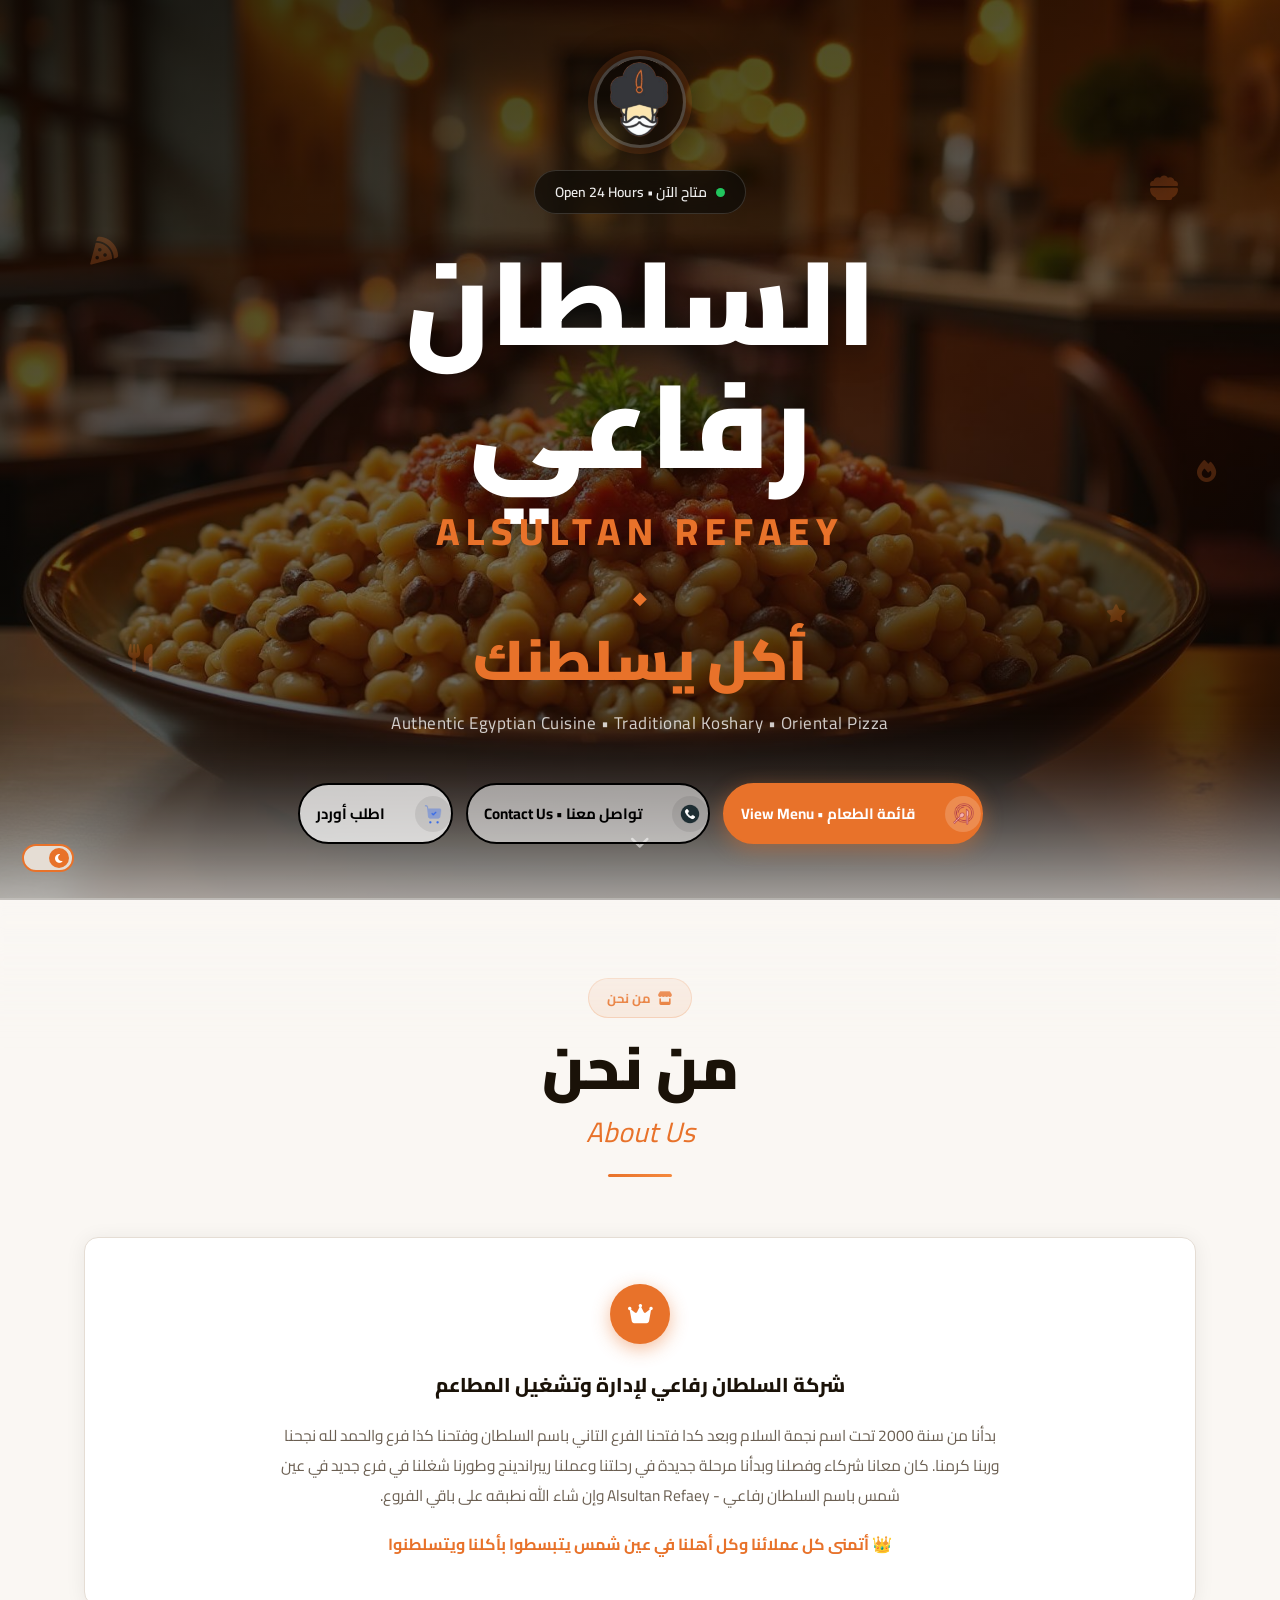
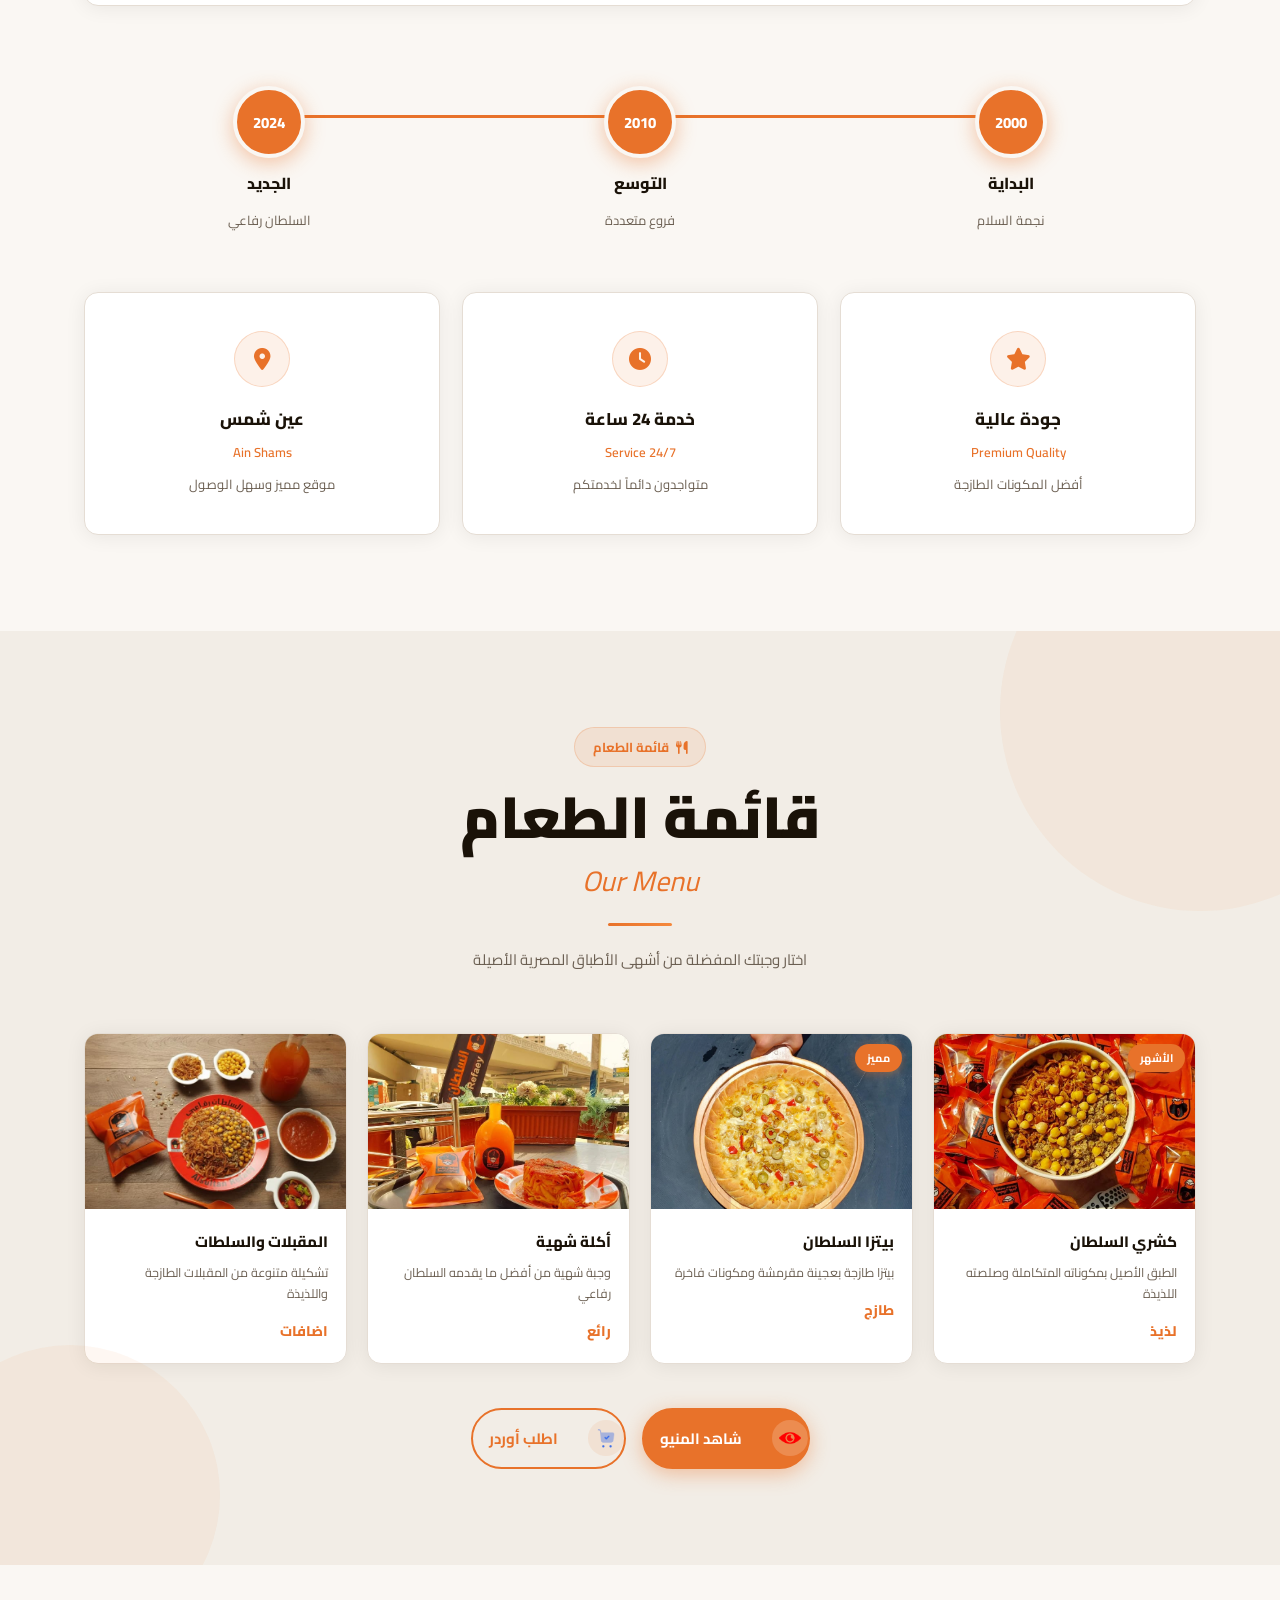
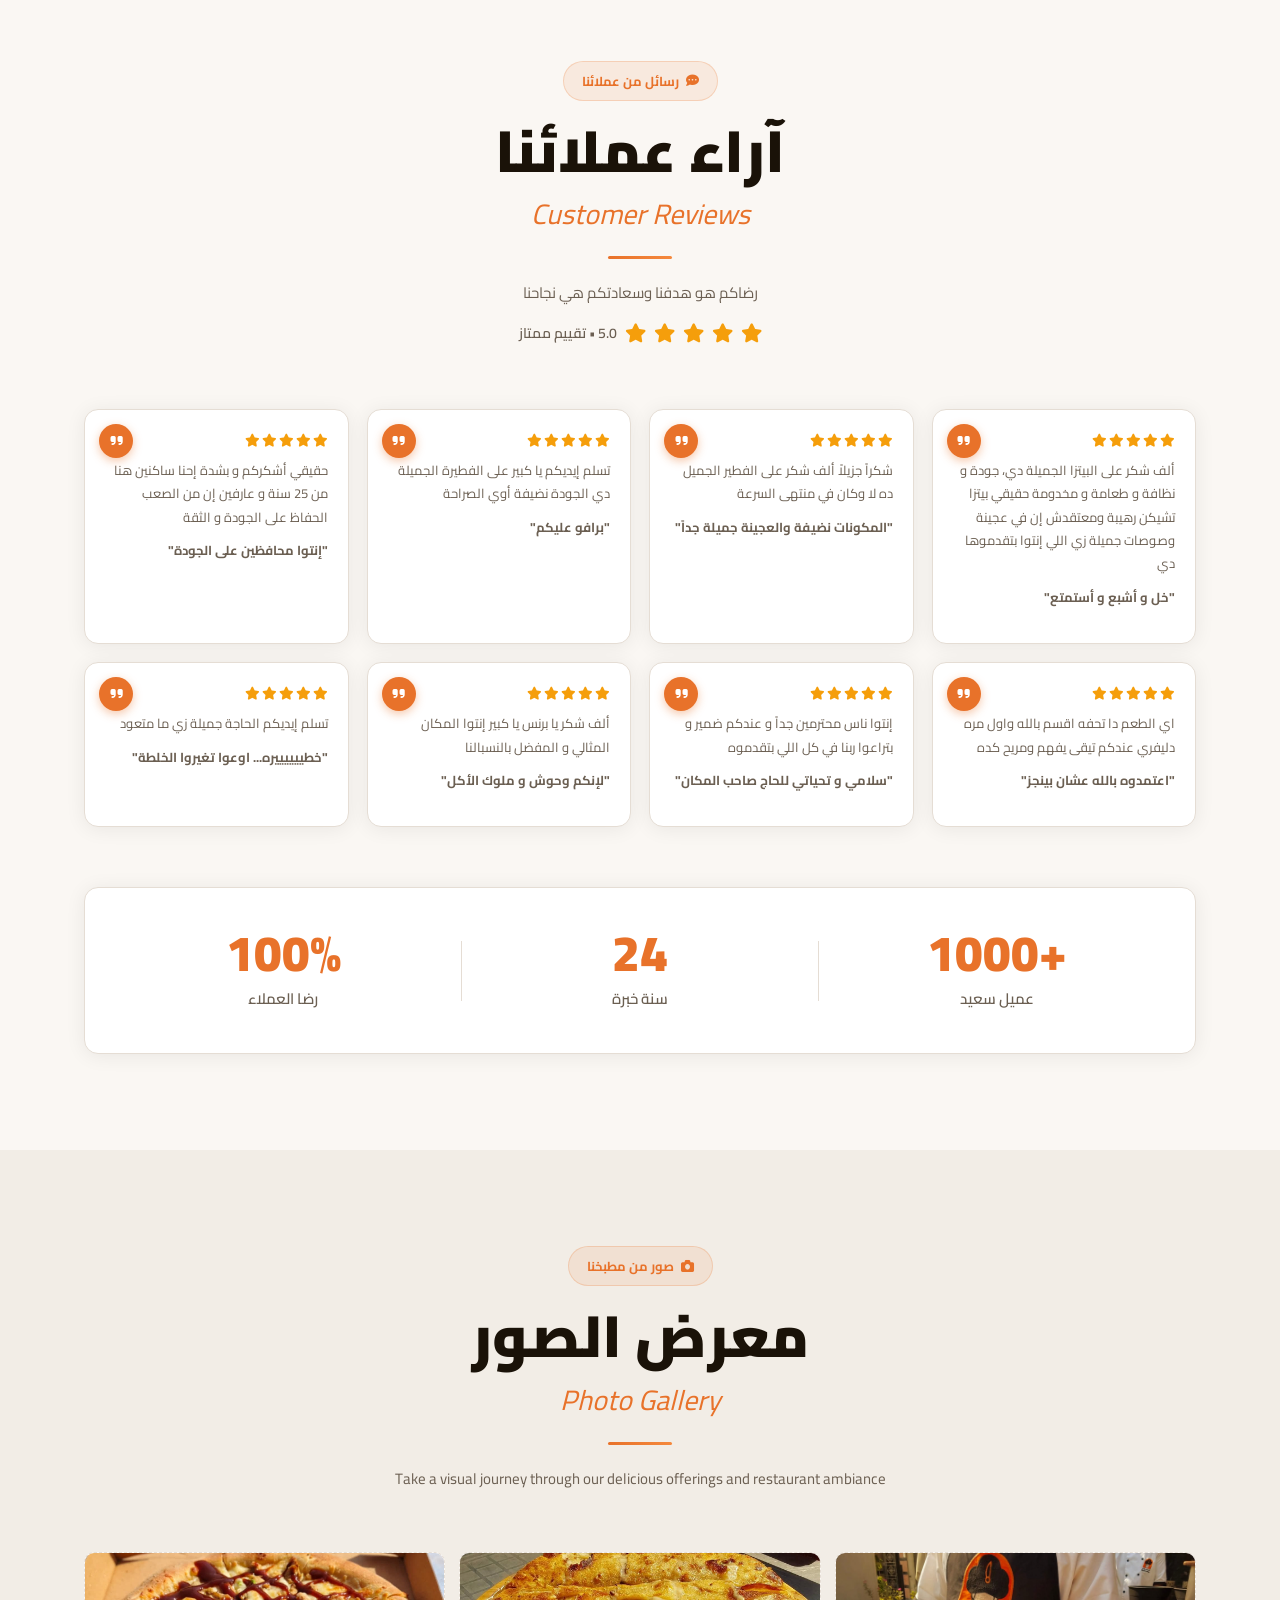
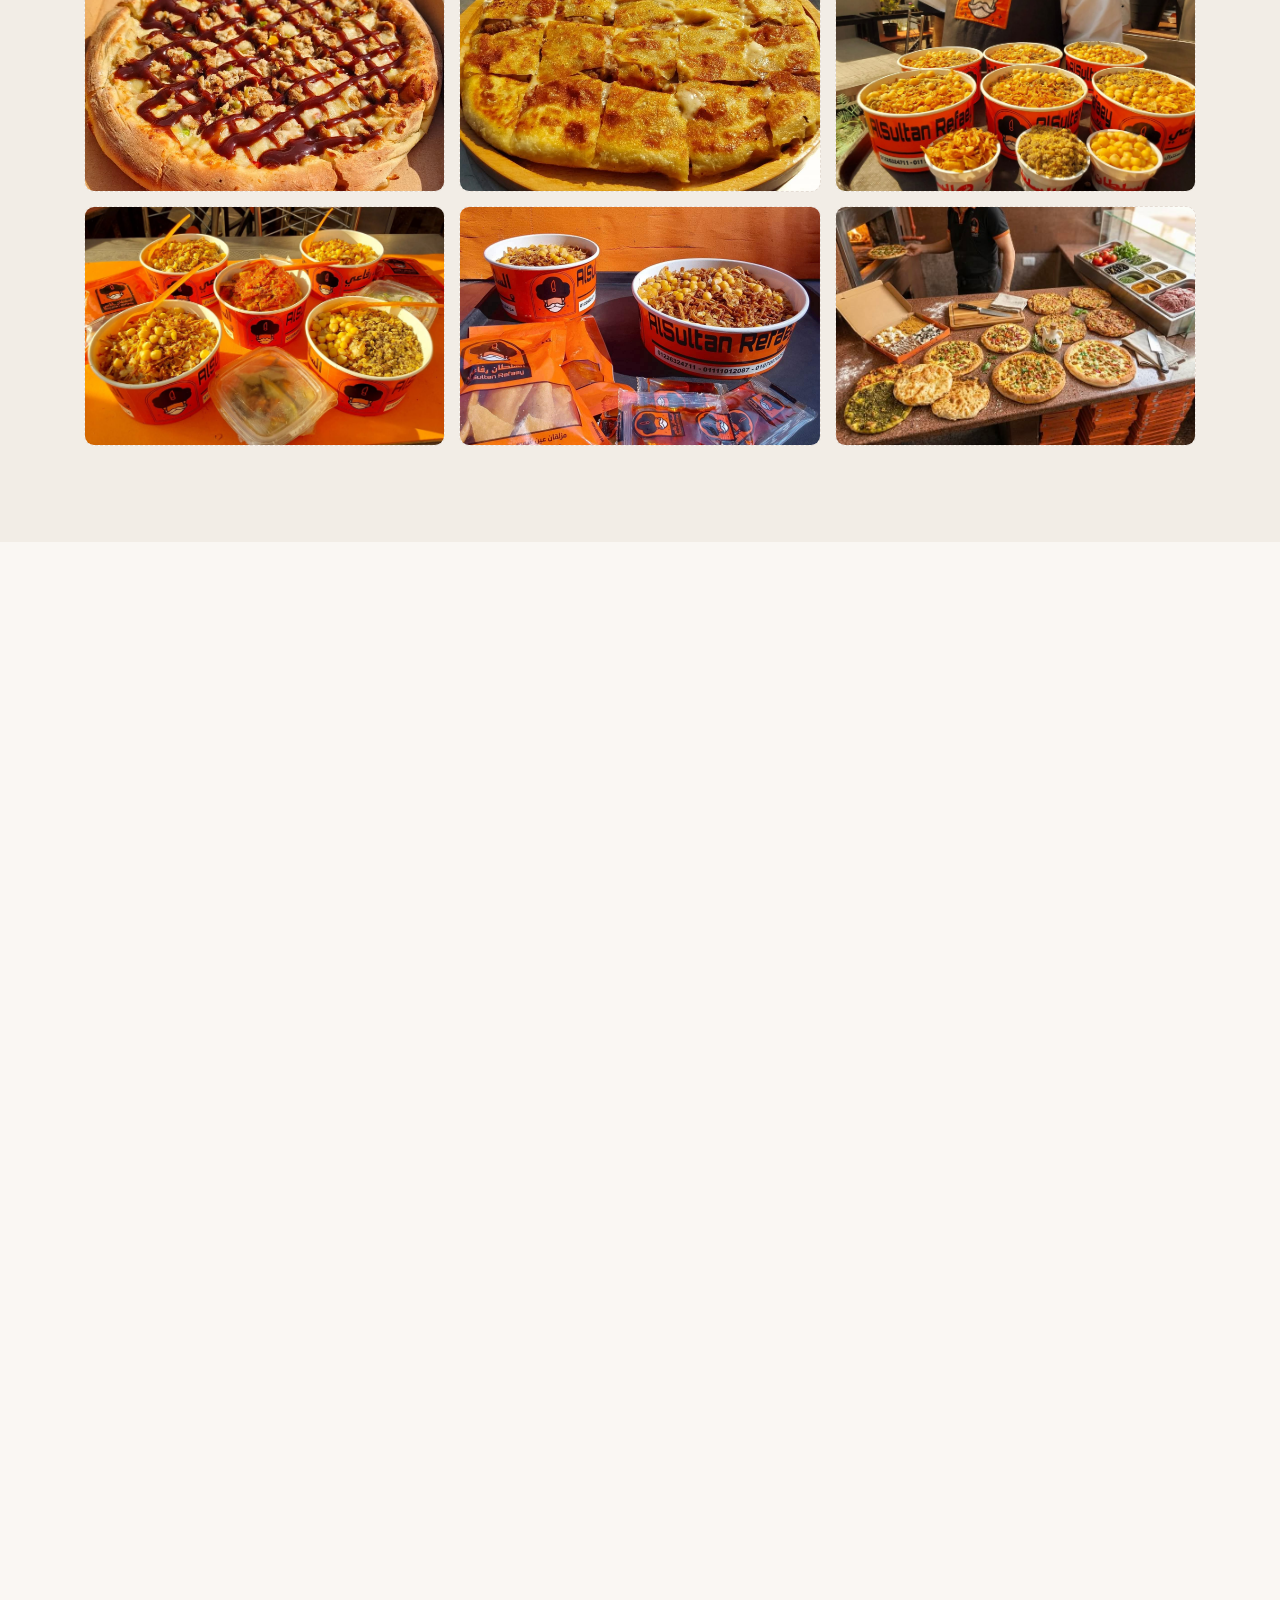
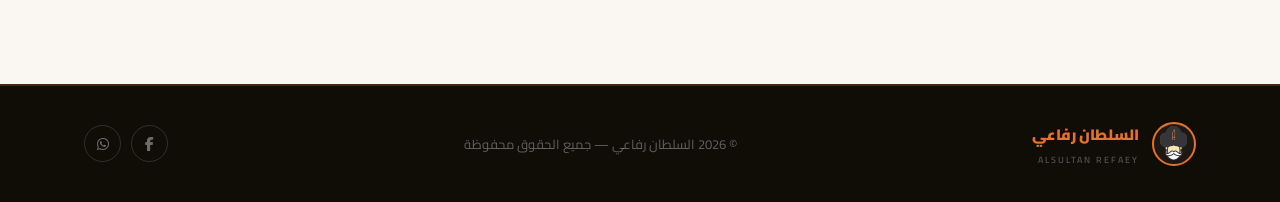
<file: index.html>
<!DOCTYPE html>
<html lang="ar" dir="rtl">
<head>
    <meta charset="UTF-8">
    <meta name="viewport" content="width=device-width, initial-scale=1.0, maximum-scale=1.0, user-scalable=no">
    <title>السلطان رفاعي | ALSULTAN REFAEY</title>
    <meta name="description" content="موقع مطعم السلطان رفاعي العالمي">
    <link rel="stylesheet" href="main.css">
    <link rel="icon" href="img/logo.png" type="image/png">
    <meta name="keywords" content="Egyptian restaurant, Koshary, Oriental pizza, Traditional food, Cairo restaurant, Ain Shams, كشري, بيتزا, مطعم, عين شمس">
    <link rel="preconnect" href="https://fonts.googleapis.com">
    <link rel="preconnect" href="https://fonts.gstatic.com" crossorigin>
    <link href="https://fonts.googleapis.com/css2?family=Akronim&family=Alkalami&family=Amiri+Quran&family=Amiri:ital,wght@0,400;0,700;1,400;1,700&family=Architects+Daughter&family=Aref+Ruqaa+Ink:wght@400;700&family=Aref+Ruqaa:wght@400;700&family=Badeen+Display&family=Baskervville:ital,wght@0,400..700;1,400..700&family=Bodoni+Moda+SC:ital,opsz,wght@0,6..96,400..900;1,6..96,400..900&family=Bytesized&family=Cairo+Play:wght@200..1000&family=Cairo:wght@200..1000&family=Cascadia+Mono:ital,wght@0,200..700;1,200..700&family=Changa:wght@200..800&family=Coral+Pixels&family=Corinthia:wght@400;700&family=Creepster&family=Danfo&family=Edu+AU+VIC+WA+NT+Dots:wght@400..700&family=Fascinate+Inline&family=Fruktur:ital@0;1&family=Fustat:wght@200..800&family=Handjet:wght,ELSH@100..900,2&family=Jersey+25+Charted&family=Kanit:ital,wght@0,100;0,200;0,300;0,400;0,500;0,600;0,700;0,800;0,900;1,100;1,200;1,300;1,400;1,500;1,600;1,700;1,800;1,900&family=Kavivanar&family=LINE+Seed+JP&family=Lalezar&family=Lateef:wght@200;300;400;500;600;700;800&family=Libertinus+Keyboard&family=Libre+Barcode+39+Extended&family=Mada:wght@200..900&family=Marhey:wght@300..700&family=Mirza:wght@400;500;600;700&family=Moirai+One&family=Nabla&family=Noto+Serif+Khitan+Small+Script&family=Oi&family=Oswald:wght@200..700&family=Palette+Mosaic&family=Playwrite+CU+Guides&family=Playwrite+NZ+Basic+Guides&family=Playwrite+NZ+Basic:wght@100..400&family=Qahiri&family=Rakkas&family=Reem+Kufi+Fun:wght@400..700&family=Reem+Kufi+Ink&family=Reem+Kufi:wght@400..700&family=Roboto:ital,wght@0,100..900;1,100..900&family=Rubik+80s+Fade&family=Rubik+Broken+Fax&family=Rubik+Moonrocks&family=Rubik+Wet+Paint&family=Rubik:ital,wght@0,300..900;1,300..900&family=Ruge+Boogie&family=Ruwudu:wght@400;500;600;700&family=SN+Pro:ital,wght@0,200..900;1,200..900&family=Scheherazade+New:wght@400;500;600;700&family=Stalinist+One&family=Tajawal:wght@200;300;400;500;700;800;900&family=Trade+Winds&family=Train+One&family=Vibes&family=Zilla+Slab+Highlight:wght@400;700&display=swap" rel="stylesheet">
    <link rel="stylesheet" href="https://cdnjs.cloudflare.com/ajax/libs/font-awesome/6.5.0/css/all.min.css">
</head>
<body>

<button class="theme-btn" id="themeBtn">
  <span class="theme-track"><span class="theme-thumb"><i class="fas fa-moon" id="themeIco"></i></span></span>
</button>

<section class="hero" id="hero">
  <div class="hero-bg" style="background-image:url('img/hero.jfif')"></div>
  <div class="hero-overlay"></div>

  <div class="hero-particle p1"><i class="fas fa-bowl-food"></i></div>
  <div class="hero-particle p2"><i class="fas fa-pizza-slice"></i></div>
  <div class="hero-particle p3"><i class="fas fa-star"></i></div>
  <div class="hero-particle p4"><i class="fas fa-utensils"></i></div>
  <div class="hero-particle p5"><i class="fas fa-fire"></i></div>

  <div class="hero-body">
    <img src="img/logo.png" alt="السلطان رفاعي" class="hero-logo anim-fade-down">
    <div class="hero-badge anim-fade-down" style="animation-delay:.12s">
      <span class="dot"></span>
      متاح الآن &bull; Open 24 Hours
    </div>
    <h1 class="hero-title-ar anim-fade-up">السلطان رفاعي</h1>
    <p class="hero-title-en anim-fade-up d1">ALSULTAN REFAEY</p>
    <div class="hero-diamond anim-fade-up d2">&#9670;</div>
    <p class="hero-slogan anim-fade-up d3">أكل يسلطنك</p>
    <p class="hero-sub anim-fade-up d4">Authentic Egyptian Cuisine &bull; Traditional Koshary &bull; Oriental Pizza</p>

    <div class="hero-btns anim-fade-up d5">
      <a href="ord/ord.html" class="btn btn-orange">
        <span class="btn-ico"><img src="img/fode.png" alt=""></span>
        <span>قائمة الطعام &bull; View Menu</span>
      </a>
      <a href="#contact" class="btn btn-ghost">
        <span class="btn-ico"><img src="img/us.png" alt=""></span>
        <span>تواصل معنا &bull; Contact Us</span>
      </a>
      <a href="ord/ord.html" class="btn btn-dark">
        <span class="btn-ico"><img src="img/ord.png" alt=""></span>
        <span>اطلب أوردر</span>
      </a>
    </div>
  </div>

  <div class="hero-chevron"><i class="fas fa-chevron-down"></i></div>

  
</section>

<section class="about" id="about">
  <div class="container">
    <div class="sec-head reveal-up">
      <div class="sec-badge"><i class="fas fa-store"></i> من نحن</div>
      <h2 class="sec-title-ar">من نحن</h2>
      <p class="sec-title-en"><em>About Us</em></p>
      <div class="sec-line"></div>
    </div>
    <div class="about-card reveal-up">
      <div class="about-crown">
        <i class="fas fa-crown"></i>
      </div>
      <h3 class="about-card-title">شركة السلطان رفاعي لإدارة وتشغيل المطاعم</h3>
      <p class="about-card-text">بدأنا من سنة 2000 تحت اسم نجمة السلام وبعد كدا فتحنا الفرع التاني باسم السلطان وفتحنا كذا فرع والحمد لله نجحنا وربنا كرمنا. كان معانا شركاء وفصلنا وبدأنا مرحلة جديدة في رحلتنا وعملنا ريبراندينج وطورنا شغلنا في فرع جديد في عين شمس باسم السلطان رفاعي - Alsultan Refaey وإن شاء الله نطبقه على باقي الفروع.</p>
      <p class="about-card-highlight">👑 أتمنى كل عملائنا وكل أهلنا في عين شمس يتبسطوا بأكلنا ويتسلطنوا</p>
    </div>
    <div class="timeline reveal-up">
      <div class="timeline-line"></div>
      <div class="timeline-item">
        <div class="timeline-dot"><span>2000</span></div>
        <p class="tl-label">البداية</p>
        <p class="tl-sub">نجمة السلام</p>
      </div>
      <div class="timeline-item">
        <div class="timeline-dot active"><span>2010</span></div>
        <p class="tl-label">التوسع</p>
        <p class="tl-sub">فروع متعددة</p>
      </div>
      <div class="timeline-item">
        <div class="timeline-dot"><span>2024</span></div>
        <p class="tl-label">الجديد</p>
        <p class="tl-sub">السلطان رفاعي</p>
      </div>
    </div>
    <div class="features">
      <div class="feature-card reveal-left" style="--d:0s">
        <div class="feature-ico"><i class="fas fa-star"></i></div>
        <h4>جودة عالية</h4>
        <p class="feat-en">Premium Quality</p>
        <p>أفضل المكونات الطازجة</p>
      </div>
      <div class="feature-card reveal-up" style="--d:.1s">
        <div class="feature-ico"><i class="fas fa-clock"></i></div>
        <h4>خدمة 24 ساعة</h4>
        <p class="feat-en">24/7 Service</p>
        <p>متواجدون دائماً لخدمتكم</p>
      </div>
      <div class="feature-card reveal-right" style="--d:.2s">
        <div class="feature-ico"><i class="fas fa-location-dot"></i></div>
        <h4>عين شمس</h4>
        <p class="feat-en">Ain Shams</p>
        <p>موقع مميز وسهل الوصول</p>
      </div>
    </div>
  </div>
</section>

<section class="menu-sec" id="menu">
  <div class="menu-bg-shape s1"></div>
  <div class="menu-bg-shape s2"></div>
  <div class="container">
    <div class="sec-head reveal-up">
      <div class="sec-badge"><i class="fas fa-utensils"></i> قائمة الطعام</div>
      <h2 class="sec-title-ar">قائمة الطعام</h2>
      <p class="sec-title-en"><em>Our Menu</em></p>
      <div class="sec-line"></div>
      <p class="sec-desc">اختار وجبتك المفضلة من أشهى الأطباق المصرية الأصيلة</p>
    </div>
    <div class="menu-grid">
      <div class="menu-card reveal-up" style="--d:0s">
        <div class="menu-img">
          <img src="img/glr11.jpg" alt="كشري السلطان">
          <div class="menu-tag">الأشهر</div>
          <div class="menu-img-shine"></div>
        </div>
        <div class="menu-body">
          <h4>كشري السلطان</h4>
          <p>الطبق الأصيل بمكوناته المتكاملة وصلصته اللذيذة</p>
          <span class="menu-price">لذيذ</span>
        </div>
      </div>
      <div class="menu-card reveal-up" style="--d:.08s">
        <div class="menu-img">
          <img src="img/glr16.jpg" alt="بيتزا السلطان">
          <div class="menu-tag">مميز</div>
          <div class="menu-img-shine"></div>
        </div>
        <div class="menu-body">
          <h4>بيتزا السلطان</h4>
          <p>بيتزا طازجة بعجينة مقرمشة ومكونات فاخرة</p>
          <span class="menu-price">طازج</span>
        </div>
      </div>
      <div class="menu-card reveal-up" style="--d:.16s">
        <div class="menu-img">
          <img src="img/glr4.jpg" alt="أكلة شهية">
          <div class="menu-img-shine"></div>
        </div>
        <div class="menu-body">
          <h4>أكلة شهية</h4>
          <p>وجبة شهية من أفضل ما يقدمه السلطان رفاعي</p>
          <span class="menu-price">رائع</span>
        </div>
      </div>
      <div class="menu-card reveal-up" style="--d:.24s">
        <div class="menu-img">
          <img src="img/glr3.jpg" alt="المقبلات والسلطات للكشري">
          <div class="menu-img-shine"></div>
        </div>
        <div class="menu-body">
          <h4>المقبلات والسلطات</h4>
          <p>تشكيلة متنوعة من المقبلات الطازجة واللذيذة</p>
          <span class="menu-price">اضافات</span>
        </div>
      </div>
    </div>

    <div class="menu-btns reveal-up">
      <button class="btn btn-orange" onclick="window.location.href='ord/ord.html'">
        <span class="btn-ico"><img src="img/eye.png" alt=""></span>
        <span>شاهد المنيو</span>
      </button>
      <button class="btn btn-outline-orange" onclick="window.location.href='ord/ord.html'">
        <span class="btn-ico"><img src="img/ord.png" alt=""></span>
        <span>اطلب أوردر</span>
      </button>
    </div>
  </div>
</section>

<section class="reviews" id="reviews">
  <div class="container">
    <div class="sec-head reveal-up">
      <div class="sec-badge"><i class="fas fa-comment-dots"></i> رسائل من عملائنا</div>
      <h2 class="sec-title-ar">آراء عملائنا</h2>
      <p class="sec-title-en"><em>Customer Reviews</em></p>
      <div class="sec-line"></div>
      <p class="sec-desc">رضاكم هو هدفنا وسعادتكم هي نجاحنا</p>
      <div class="reviews-rating">
        <i class="fas fa-star"></i><i class="fas fa-star"></i><i class="fas fa-star"></i><i class="fas fa-star"></i><i class="fas fa-star"></i>
        <span>5.0 &bull; تقييم ممتاز</span>
      </div>
    </div>
    <div class="reviews-grid">
      <div class="rev-card reveal-up" style="--d:0s">
        <div class="rev-quote"><i class="fas fa-quote-right"></i></div>
        <div class="rev-stars"><i class="fas fa-star"></i><i class="fas fa-star"></i><i class="fas fa-star"></i><i class="fas fa-star"></i><i class="fas fa-star"></i></div>
        <p>ألف شكر على البيتزا الجميلة دي، جودة و نظافة و طعامة و مخدومة حقيقي بيتزا تشيكن رهيبة ومعتقدش إن في عجينة وصوصات جميلة زي اللي إنتوا بتقدموها دي</p>
        <p class="rev-highlight">"خل و أشبع و أستمتع"</p>
      </div>
      <div class="rev-card reveal-up" style="--d:.07s">
        <div class="rev-quote"><i class="fas fa-quote-right"></i></div>
        <div class="rev-stars"><i class="fas fa-star"></i><i class="fas fa-star"></i><i class="fas fa-star"></i><i class="fas fa-star"></i><i class="fas fa-star"></i></div>
        <p>شكراً جزيلاً ألف شكر على الفطير الجميل ده لا وكان في منتهى السرعة</p>
        <p class="rev-highlight">"المكونات نضيفة والعجينة جميلة جداً"</p>
      </div>
      <div class="rev-card reveal-up" style="--d:.14s">
        <div class="rev-quote"><i class="fas fa-quote-right"></i></div>
        <div class="rev-stars"><i class="fas fa-star"></i><i class="fas fa-star"></i><i class="fas fa-star"></i><i class="fas fa-star"></i><i class="fas fa-star"></i></div>
        <p>تسلم إيديكم يا كبير على الفطيرة الجميلة دي الجودة نضيفة أوي الصراحة</p>
        <p class="rev-highlight">"برافو عليكم"</p>
      </div>
      <div class="rev-card reveal-up" style="--d:.21s">
        <div class="rev-quote"><i class="fas fa-quote-right"></i></div>
        <div class="rev-stars"><i class="fas fa-star"></i><i class="fas fa-star"></i><i class="fas fa-star"></i><i class="fas fa-star"></i><i class="fas fa-star"></i></div>
        <p>حقيقي أشكركم و بشدة إحنا ساكنين هنا من 25 سنة و عارفين إن من الصعب الحفاظ على الجودة و الثقة</p>
        <p class="rev-highlight">"إنتوا محافظين على الجودة"</p>
      </div>
      <div class="rev-card reveal-up" style="--d:.28s">
        <div class="rev-quote"><i class="fas fa-quote-right"></i></div>
        <div class="rev-stars"><i class="fas fa-star"></i><i class="fas fa-star"></i><i class="fas fa-star"></i><i class="fas fa-star"></i><i class="fas fa-star"></i></div>
        <p>اي الطعم دا تحفه اقسم بالله واول مره دليفري عندكم تيقى يفهم ومريح كده</p>
        <p class="rev-highlight">"اعتمدوه بالله عشان بينجز"</p>
      </div>
      <div class="rev-card reveal-up" style="--d:.35s">
        <div class="rev-quote"><i class="fas fa-quote-right"></i></div>
        <div class="rev-stars"><i class="fas fa-star"></i><i class="fas fa-star"></i><i class="fas fa-star"></i><i class="fas fa-star"></i><i class="fas fa-star"></i></div>
        <p>إنتوا ناس محترمين جداً و عندكم ضمير و بتراعوا ربنا في كل اللي بتقدموه</p>
        <p class="rev-highlight">"سلامي و تحياتي للحاج صاحب المكان"</p>
      </div>
      <div class="rev-card reveal-up" style="--d:.42s">
        <div class="rev-quote"><i class="fas fa-quote-right"></i></div>
        <div class="rev-stars"><i class="fas fa-star"></i><i class="fas fa-star"></i><i class="fas fa-star"></i><i class="fas fa-star"></i><i class="fas fa-star"></i></div>
        <p>ألف شكر يا برنس يا كبير إنتوا المكان المثالي و المفضل بالنسبالنا</p>
        <p class="rev-highlight">"لإنكم وحوش و ملوك الأكل"</p>
      </div>
      <div class="rev-card reveal-up" style="--d:.49s">
        <div class="rev-quote"><i class="fas fa-quote-right"></i></div>
        <div class="rev-stars"><i class="fas fa-star"></i><i class="fas fa-star"></i><i class="fas fa-star"></i><i class="fas fa-star"></i><i class="fas fa-star"></i></div>
        <p>تسلم إيديكم الحاجة جميلة زي ما متعود</p>
        <p class="rev-highlight">"خطييييييره... اوعوا تغيروا الخلطة"</p>
      </div>
    </div>
    <div class="stats-row reveal-up">
      <div class="stat-box">
        <span class="stat-num" data-target="1000" data-prefix="+">0</span>
        <span class="stat-lbl">عميل سعيد</span>
      </div>
      <div class="stat-divider"></div>
      <div class="stat-box">
        <span class="stat-num" data-target="24">0</span>
        <span class="stat-lbl">سنة خبرة</span>
      </div>
      <div class="stat-divider"></div>
      <div class="stat-box">
        <span class="stat-num" data-target="100" data-suffix="%">0</span>
        <span class="stat-lbl">رضا العملاء</span>
      </div>
    </div>
  </div>
</section>

<section class="gallery" id="gallery">
  <div class="container">
    <div class="sec-head reveal-up">
      <div class="sec-badge"><i class="fas fa-camera"></i> صور من مطبخنا</div>
      <h2 class="sec-title-ar">معرض الصور</h2>
      <p class="sec-title-en"><em>Photo Gallery</em></p>
      <div class="sec-line"></div>
      <p class="sec-desc">Take a visual journey through our delicious offerings and restaurant ambiance</p>
    </div>
    <div class="gallery-grid">
      <div class="gal-item reveal-up" style="--d:0s">
        <img src="img/glr8.jpg" alt="صورة 1">
        <div class="gal-placeholder"><i class="fas fa-image"></i><span>img/gallery-1.jpg</span></div>
        <div class="gal-ov"><i class="fas fa-magnifying-glass-plus"></i></div>
      </div>
      <div class="gal-item reveal-up" style="--d:.07s">
        <img src="img/glr13.jpg" alt="صورة 2">
        <div class="gal-placeholder"><i class="fas fa-image"></i><span>img/gallery-2.jpg</span></div>
        <div class="gal-ov"><i class="fas fa-magnifying-glass-plus"></i></div>
      </div>
      <div class="gal-item reveal-up" style="--d:.14s">
        <img src="img/glr100.jpg" alt="صورة 3">
        <div class="gal-placeholder"><i class="fas fa-image"></i><span>img/gallery-3.jpg</span></div>
        <div class="gal-ov"><i class="fas fa-magnifying-glass-plus"></i></div>
      </div>
      <div class="gal-item reveal-up" style="--d:.21s">
        <img src="img/glr5.jpg" alt="صورة 4">
        <div class="gal-placeholder"><i class="fas fa-image"></i><span>img/gallery-4.jpg</span></div>
        <div class="gal-ov"><i class="fas fa-magnifying-glass-plus"></i></div>
      </div>
      <div class="gal-item reveal-up" style="--d:.28s">
        <img src="img/glr10.jpg" alt="صورة 5">
        <div class="gal-placeholder"><i class="fas fa-image"></i><span>img/gallery-5.jpg</span></div>
        <div class="gal-ov"><i class="fas fa-magnifying-glass-plus"></i></div>
      </div>
      <div class="gal-item reveal-up" style="--d:.35s">
        <img src="img/glr9.jpg" alt="صورة 6">
        <div class="gal-placeholder"><i class="fas fa-image"></i><span>img/gallery-6.jpg</span></div>
        <div class="gal-ov"><i class="fas fa-magnifying-glass-plus"></i></div>
      </div>
    </div>
  </div>
</section>

<section class="contact" id="contact">
  <div class="container">
    <div class="sec-head reveal-up">
      <div class="sec-badge"><i class="fas fa-headset"></i> تواصل معنا</div>
      <h2 class="sec-title-ar">تواصل معنا</h2>
      <p class="sec-title-en"><em>Contact Us</em></p>
      <div class="sec-line"></div>
      <p class="sec-desc">Visit us, call us, or find us online - we're here to serve you 24/7</p>
    </div>
    <div class="contact-grid">
      <div class="contact-left">
        <div class="ct-card reveal-left">
          <div class="ct-card-head">
            <div class="ct-ico"><i class="fas fa-location-dot"></i></div>
            <h4>Our Location</h4>
          </div>
          <p class="ct-txt-ar">مزلقان عين شمس أمام عين شمس سنترال مباشرة</p>
          <p class="ct-txt-en">Ain Shams Railway Crossing, directly in front of Ain Shams Central</p>
          <a class="btn-maps" href="https://www.google.com/maps/place/%D9%83%D8%B4%D8%B1%D9%89+%D8%A7%D9%84%D8%B3%D9%84%D8%B7%D8%A7%D9%86+%D8%B1%D9%81%D8%A7%D8%B9%D9%8A,+El-Fairouz,+Ain+Shams+Sharkeya,+Ain+Shams,+Cairo+Governorate+4630013%E2%80%AD/data=!4m2!3m1!1s0x145815d0a822524d:0x2d677ebc44730512?utm_source=mstt_1&entry=gps&coh=192189&g_ep=[base64]&skid=b5673e52-f552-483e-acd4-43cc4701ad93&g_st=aw" target="_blank">
          <span class="btn-ico"><i class="fas fa-location-dot"></i></span>
          <span>View on Google Maps</span>
          </a>
        </div>
        <div class="ct-card reveal-left" style="--d:.1s">
          <div class="ct-card-head">
            <div class="ct-ico"><i class="fas fa-clock"></i></div>
            <h4>Opening Hours</h4>
          </div>
          <div class="open-badge"><span class="open-dot"></span> Open Now</div>
          <p class="ct-hours">24 ساعة</p>
          <p class="ct-txt-en">We're always here to serve you authentic Egyptian cuisine</p>
        </div>
      </div>
      <div class="contact-right">
        <div class="ct-card reveal-right">
          <h4 class="call-title">Call Us</h4>
          <p class="call-sub">Choose your preferred contact method</p>
          <div class="phone-row">
            <div class="phone-ico wa"><i class="fas fa-comment-dots"></i></div>
            <div class="phone-info"><strong>01070070293</strong><span>واتساب</span></div>
            <a class="btn-wa" href="https://wa.me/201070070293" target="_blank">
                <i class="fab fa-whatsapp"></i> WhatsApp
            </a>
          </div>
          <div class="phone-row">
            <div class="phone-ico call-ico"><i class="fas fa-phone-volume"></i></div>
            <div class="phone-info"><a href="tel:01111012087"><strong>01111012087</strong></a><span>اتصال</span></div>
          </div>
          <div class="phone-row">
            <div class="phone-ico call-ico"><i class="fas fa-phone-volume"></i></div>
            <div class="phone-info"><a href="tel:01226324711"><strong>01226324711</strong></a><span>اتصال</span></div>
          </div>
        </div>
        <div class="ct-card reveal-right" style="--d:.1s">
          <h4 class="call-title">Follow Us</h4>
          <p class="call-sub">Stay updated with our latest offers and news</p>
          <a class="btn btn-orange btn-fb" href="https://www.facebook.com/profile.php?id=100092948267486&rdid=Q3W8dJQhloA0zfka&share_url=https%3A%2F%2Fwww.facebook.com%2Fshare%2F17Q4ZjGc6h%2F#" target="_blank">
          <span class="btn-ico"><img src="img/facebook.png" alt=""></span>
          <span>Follow us on Facebook</span>
            </a>
        </div>
      </div>
    </div>
  </div>
</section>

<footer class="footer">
  <div class="footer-inner">
    <div class="footer-logo">
      <img src="img/logo.png" alt="السلطان رفاعي" class="footer-logo-img">
      <div>
        <p class="footer-name-ar">السلطان رفاعي</p>
        <p class="footer-name-en">ALSULTAN REFAEY</p>
      </div>
    </div>
    <p class="footer-copy">&copy; 2026 السلطان رفاعي &mdash; جميع الحقوق محفوظة</p>
    <div class="footer-socials">
      <a href="https://www.facebook.com/profile.php?id=100092948267486&rdid=Q3W8dJQhloA0zfka&share_url=https%3A%2F%2Fwww.facebook.com%2Fshare%2F17Q4ZjGc6h%2F#" title="Facebook" target="_blank"><i class="fab fa-facebook-f"></i></a>
      <a href="https://wa.me/201070070293" title="WhatsApp" target="_blank"><i class="fab fa-whatsapp"></i></a>
    </div>
  </div>
</footer>

<script src="main.js"></script>
</body>
</html>
</file>
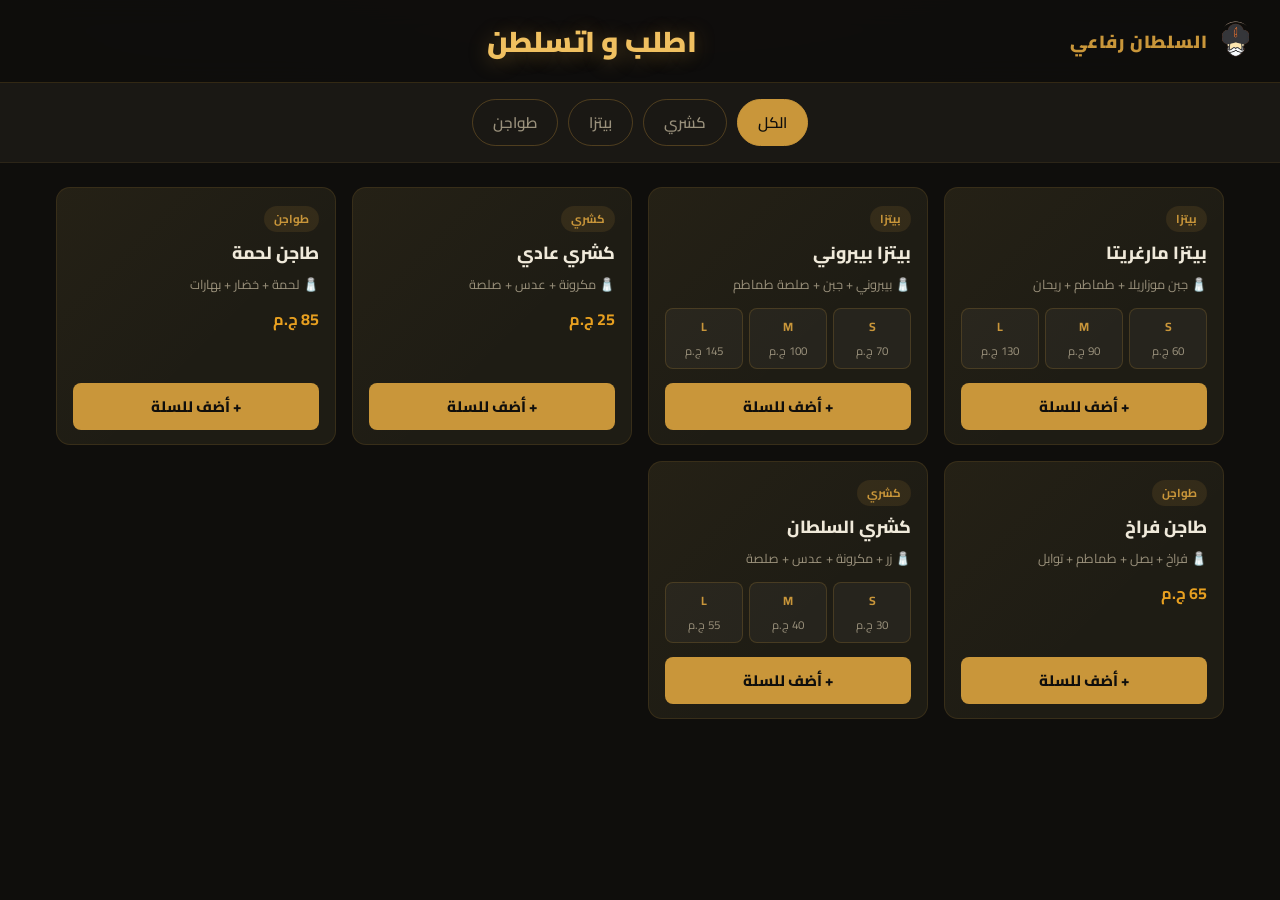
<file: ord/ord.html>
<!DOCTYPE html>
<html lang="ar" dir="rtl">
<head>
    <meta charset="UTF-8">
    <meta name="viewport" content="width=device-width, initial-scale=1.0, maximum-scale=1.0, user-scalable=no">
    <title>أطلب | Order</title>
    <meta name="description" content="موقع مطعم السلطان رفاعي العالمي">
    <link rel="stylesheet" href="ord.css">
    <link rel="icon" href="../img/logo.png" type="image/png">
    <meta name="keywords" content="Egyptian restaurant, Koshary, Oriental pizza, Traditional food, Cairo restaurant, Ain Shams, كشري, بيتزا, مطعم, عين شمس">
    <link rel="preconnect" href="https://fonts.googleapis.com">
<link rel="preconnect" href="https://fonts.gstatic.com" crossorigin>
<link href="https://fonts.googleapis.com/css2?family=Akronim&family=Alkalami&family=Amiri+Quran&family=Amiri:ital,wght@0,400;0,700;1,400;1,700&family=Architects+Daughter&family=Aref+Ruqaa+Ink:wght@400;700&family=Aref+Ruqaa:wght@400;700&family=Badeen+Display&family=Baskervville:ital,wght@0,400..700;1,400..700&family=Bodoni+Moda+SC:ital,opsz,wght@0,6..96,400..900;1,6..96,400..900&family=Bytesized&family=Cairo+Play:wght@200..1000&family=Cairo:wght@200..1000&family=Cascadia+Mono:ital,wght@0,200..700;1,200..700&family=Changa:wght@200..800&family=Coral+Pixels&family=Corinthia:wght@400;700&family=Creepster&family=Danfo&family=Edu+AU+VIC+WA+NT+Dots:wght@400..700&family=Fascinate+Inline&family=Fruktur:ital@0;1&family=Fustat:wght@200..800&family=Handjet:wght,ELSH@100..900,2&family=Jersey+25+Charted&family=Kanit:ital,wght@0,100;0,200;0,300;0,400;0,500;0,600;0,700;0,800;0,900;1,100;1,200;1,300;1,400;1,500;1,600;1,700;1,800;1,900&family=Kavivanar&family=LINE+Seed+JP&family=Lalezar&family=Lateef:wght@200;300;400;500;600;700;800&family=Libertinus+Keyboard&family=Libre+Barcode+39+Extended&family=Mada:wght@200..900&family=Marhey:wght@300..700&family=Mirza:wght@400;500;600;700&family=Moirai+One&family=Nabla&family=Noto+Serif+Khitan+Small+Script&family=Oi&family=Oswald:wght@200..700&family=Palette+Mosaic&family=Playwrite+CU+Guides&family=Playwrite+NZ+Basic+Guides&family=Playwrite+NZ+Basic:wght@100..400&family=Qahiri&family=Rakkas&family=Reem+Kufi+Fun:wght@400..700&family=Reem+Kufi+Ink&family=Reem+Kufi:wght@400..700&family=Roboto:ital,wght@0,100..900;1,100..900&family=Rubik+80s+Fade&family=Rubik+Broken+Fax&family=Rubik+Moonrocks&family=Rubik+Wet+Paint&family=Rubik:ital,wght@0,300..900;1,300..900&family=Ruge+Boogie&family=Ruwudu:wght@400;500;600;700&family=SN+Pro:ital,wght@0,200..900;1,200..900&family=Scheherazade+New:wght@400;500;600;700&family=Stalinist+One&family=Tajawal:wght@200;300;400;500;700;800;900&family=Trade+Winds&family=Train+One&family=Vibes&family=Zilla+Slab+Highlight:wght@400;700&display=swap" rel="stylesheet">
</head>
<body>


  <header class="site-header">
    <div class="logo">
        <img src="../img/logo.png" alt="logo" class="logo-icon" />
      <span class="logo-text">السلطان رفاعي</span>
    </div>
    <h1 class="site-title">اطلب و اتسلطن</h1>
    <div class="header-spacer"></div>
  </header>


  <nav class="categories-nav" id="categoriesNav"></nav>


  <main class="products-section">
    <div class="products-grid" id="productsGrid"></div>
  </main>


  <div class="cart-float" id="cartFloat" style="display:none;" onclick="openCart()">
    <span class="cart-float-icon">⨀</span>
    <span class="cart-float-label">خلاص خلصت</span>
    <span class="cart-float-count" id="cartCount">0</span>
  </div>


  <div class="modal-overlay" id="cartModal" style="display:none;">
    <div class="modal-box">
      <button class="modal-close" onclick="closeCart()">✕</button>
      <h2 class="modal-title">طلبك</h2>

      <div class="cart-items" id="cartItems"></div>

      <div class="form-section">
        <input class="form-input" type="text" id="clientName" placeholder="اسمك" />
        <input class="form-input" type="text" id="clientAddress" placeholder="عنوانك" />
        <div class="payment-row">
          <span class="payment-label">طريقة الدفع:</span>
          <label class="pay-opt"><input type="radio" name="payment" value="نقدي" checked /> نقدي</label>
          <label class="pay-opt"><input type="radio" name="payment" value="فيزا" /> فيزا</label>
          <label class="pay-opt"><input type="radio" name="payment" value="محفظة إلكترونية" /> محفظة إلكترونية</label>
        </div>
      </div>

      <button class="confirm-btn" onclick="confirmOrder()">اكمل</button>
    </div>
  </div>

  <script src="ord.js"></script>
</body>
</html>
</file>
<file: main.css>
:root{
  --orange:#E8722A;
  --orange-l:#F5893D;
  --orange-d:#C55A18;
  --orange-bg:rgba(232,114,42,.10);
  --orange-border:rgba(232,114,42,.22);
  --bg:#FAF7F3;
  --bg2:#F2EDE6;
  --card:#FFFFFF;
  --text:#1A1208;
  --text2:#6B5F52;
  --border:#E5DDD4;
  --sh:0 2px 20px rgba(0,0,0,.07);
  --sh2:0 12px 40px rgba(0,0,0,.13);
  --nav-bg:rgba(250,247,243,.95);
  --r:14px;
  --r2:10px;
  --t:.32s cubic-bezier(.4,0,.2,1);
}
body.dark{
  --bg:#0F0D0A;
  --bg2:#181410;
  --card:#1E1B17;
  --text:#F0EAE0;
  --text2:#9E9082;
  --border:#2E2820;
  --sh:0 2px 20px rgba(0,0,0,.45);
  --sh2:0 12px 40px rgba(0,0,0,.65);
  --nav-bg:rgba(15,13,10,.96);
}

*,*::before,*::after{margin:0;padding:0;box-sizing:border-box}
html{scroll-behavior:smooth}
body{font-family:'Cairo',sans-serif;background:var(--bg);color:var(--text);direction:rtl;transition:background var(--t),color var(--t);overflow-x:hidden}
a{text-decoration:none;color:inherit}
img{display:block;width:100%;height:100%;object-fit:cover}
.container{max-width:1160px;margin:0 auto;padding:0 24px}

@keyframes fadeDown{from{opacity:0;transform:translateY(-20px)}to{opacity:1;transform:translateY(0)}}
@keyframes fadeUp{from{opacity:0;transform:translateY(32px)}to{opacity:1;transform:translateY(0)}}
@keyframes fadeLeft{from{opacity:0;transform:translateX(40px)}to{opacity:1;transform:translateX(0)}}
@keyframes fadeRight{from{opacity:0;transform:translateX(-40px)}to{opacity:1;transform:translateX(0)}}
@keyframes scaleIn{from{opacity:0;transform:scale(.7)}to{opacity:1;transform:scale(1)}}
@keyframes float{0%,100%{transform:translateY(0) rotate(0deg)}50%{transform:translateY(-18px) rotate(8deg)}}
@keyframes floatR{0%,100%{transform:translateY(0) rotate(0deg)}50%{transform:translateY(-14px) rotate(-6deg)}}
@keyframes pulseDot{0%,100%{box-shadow:0 0 0 3px rgba(34,197,94,.25)}50%{box-shadow:0 0 0 7px rgba(34,197,94,.1)}}
@keyframes shimmerBtn{0%{left:-100%}100%{left:200%}}
@keyframes drawLine{from{transform:scaleX(0)}to{transform:scaleX(1)}}
@keyframes spinCrown{from{transform:rotateY(0)}to{transform:rotateY(360deg)}}
@keyframes bgZoom{from{transform:scale(1)}to{transform:scale(1.09)}}
@keyframes glowPulse{0%,100%{box-shadow:var(--sh)}50%{box-shadow:0 0 0 6px rgba(232,114,42,.12),var(--sh2)}}

.anim-fade-down{animation:fadeDown .8s ease both}
.anim-fade-up{animation:fadeUp .9s ease both}
.d1{animation-delay:.15s}
.d2{animation-delay:.25s}
.d3{animation-delay:.35s}
.d4{animation-delay:.45s}
.d5{animation-delay:.58s}

.reveal-up,.reveal-left,.reveal-right{opacity:0;transition:opacity .7s ease,transform .7s ease;transition-delay:var(--d,0s)}
.reveal-up{transform:translateY(30px)}
.reveal-left{transform:translateX(40px)}
.reveal-right{transform:translateX(-40px)}
.reveal-up.vis,.reveal-left.vis,.reveal-right.vis{opacity:1;transform:none}

.theme-btn{
  position:fixed;bottom:28px;left:22px;z-index:9999;
  width:52px;height:28px;border:none;cursor:pointer;
  background:none;padding:0;
}
.theme-track{
  display:flex;align-items:center;
  width:52px;height:28px;border-radius:50px;
  background:var(--border);
  border:2px solid var(--orange);
  padding:3px;
  transition:background var(--t);
  position:relative;
}
body.dark .theme-track{background:var(--orange)}
.theme-thumb{
  width:20px;height:20px;border-radius:50%;
  background:var(--orange);
  display:flex;align-items:center;justify-content:center;
  color:#fff;font-size:10px;
  transition:transform var(--t),background var(--t);
  position:relative;
}
body.dark .theme-thumb{transform:translateX(-24px);background:#fff;color:var(--orange)}

.hero{
  position:relative;
  height:100vh;
  min-height:700px;
  display:flex;
  align-items:center;
  justify-content:center;
  overflow:visible;
}

.hero-bg{
  position:absolute;inset:0;background-size:cover;background-position:center;
  animation:bgZoom 22s ease-in-out infinite alternate;
}
.hero-overlay{
  position:absolute;inset:0;
  background:linear-gradient(160deg,rgba(8,5,2,.82) 0%,rgba(16,10,3,.58) 55%,rgba(8,5,2,.84) 100%);
}

.hero-particle{
  position:absolute;z-index:1;
  color:rgba(232,114,42,.25);font-size:28px;pointer-events:none;
}
.p1{top:18%;right:8%;animation:float 5s ease-in-out infinite}
.p2{top:25%;left:7%;animation:floatR 6s ease-in-out infinite .8s}
.p3{bottom:30%;right:12%;animation:float 4.5s ease-in-out infinite 1.2s;font-size:18px}
.p4{bottom:24%;left:10%;animation:floatR 5.5s ease-in-out infinite .4s}
.p5{top:50%;right:5%;animation:float 7s ease-in-out infinite 2s;font-size:22px}

.hero-body{
  position:relative;z-index:2;text-align:center;color:#fff;
  padding:0 20px;max-width:820px;
}

.hero-logo{
  width:92px;height:92px;border-radius:50%;object-fit:cover;
  border:3px solid rgba(255,255,255,.22);
  box-shadow:0 4px 32px rgba(0,0,0,.5),0 0 0 6px rgba(232,114,42,.18);
  margin:0 auto 22px;flex-shrink:0;
  background:rgba(0,0,0,.35);
  transition:transform var(--t),box-shadow var(--t);
}
.hero-logo:hover{transform:scale(1.06);box-shadow:0 8px 40px rgba(0,0,0,.55),0 0 0 8px rgba(232,114,42,.28)}

.hero-badge{
  display:inline-flex;align-items:center;gap:9px;
  background:rgba(15,12,8,.72);border:1px solid rgba(255,255,255,.15);
  color:rgba(255,255,255,.92);padding:8px 20px;border-radius:50px;
  font-size:14px;font-weight:600;margin-bottom:26px;backdrop-filter:blur(10px);
}
.dot{width:9px;height:9px;border-radius:50%;background:#22c55e;flex-shrink:0;animation:pulseDot 2.2s ease infinite}
.hero-title-ar{font-size:clamp(54px,10vw,118px);font-weight:900;color:#fff;line-height:1.05;margin-bottom:8px;text-shadow:0 4px 30px rgba(0,0,0,.5)}
.hero-title-en{font-size:clamp(16px,3.2vw,38px);font-weight:800;color:var(--orange);letter-spacing:7px;margin-bottom:14px}
.hero-diamond{color:var(--orange);font-size:18px;margin-bottom:12px;opacity:.8}
.hero-slogan{font-size:clamp(26px,5vw,56px);font-weight:900;color:var(--orange);margin-bottom:14px;line-height:1.2}
.hero-sub{font-size:clamp(13px,2vw,17px);color:rgba(255,255,255,.78);margin-bottom:44px;letter-spacing:.5px}
.hero-btns{display:flex;align-items:center;justify-content:center;gap:13px;flex-wrap:wrap}

.hero-chevron{
  position:absolute;bottom:40px;left:50%;transform:translateX(-50%);
  z-index:2;color:rgba(255,255,255,.55);font-size:20px;
  animation:float 2.2s ease-in-out infinite;
}

.crystal-divider{
  position:absolute;bottom:0;left:0;right:0;z-index:3;
  pointer-events:none;line-height:0;
}
.crystal-divider svg{display:block;width:100%}
.crystal-divider svg:first-child{height:90px}
.crystal-divider-2{
  position:absolute;bottom:0;left:0;right:0;
  height:55px !important;
  opacity:.45;
}
.crystal-fill{fill:var(--bg);transition:fill var(--t)}
.crystal-fill-2{fill:var(--bg);transition:fill var(--t);opacity:.6}

.about{
  background:var(--bg);
  position:relative;
  overflow:hidden;
  padding-top:80px;
  margin-top:-2px;
  opacity:0;
  transform:translateY(70px);
  transition:opacity 1s ease,transform 1.35s cubic-bezier(0.22,1,0.36,1);
}
.about.crystal-in{
  opacity:1;
  transform:translateY(0);
}
.about::before{
  content:'';
  position:absolute;
  inset:0;
  background:transparent;
  pointer-events:none;
  z-index:10;
  opacity:0;
}
.about.crystal-in::before{
  opacity:1;
}

.btn{
  display:inline-flex;align-items:center;gap:0;
  border-radius:50px;font-family:'Cairo',sans-serif;
  font-size:15px;font-weight:700;cursor:pointer;
  border:2px solid transparent;
  transition:all var(--t);white-space:nowrap;
  position:relative;overflow:hidden;
}
.btn::after{
  content:'';position:absolute;top:0;left:-100%;
  width:60%;height:100%;
  background:linear-gradient(120deg,transparent,rgba(255,255,255,.18),transparent);
  transition:left .5s ease;
}
.btn:hover::after{left:200%}

.btn-ico{
  display:flex;align-items:center;justify-content:center;
  width:36px;height:36px;border-radius:50%;
  background:rgba(255,255,255,.18);
  font-size:14px;margin-left:10px;flex-shrink:0;
  transition:all var(--t);
  overflow:hidden;
}

.btn-ico img{
  width:22px;
  height:22px;
  object-fit:contain;
  display:block;
  border-radius:6px;
}

.btn > span:last-child{padding:14px 20px 14px 16px}
.btn:hover .btn-ico{transform:scale(1.12) rotate(-5deg)}

.btn-orange{background:var(--orange);color:#fff;border-color:var(--orange);box-shadow:0 5px 20px rgba(232,114,42,.4)}
.btn-orange:hover{background:var(--orange-d);border-color:var(--orange-d);transform:translateY(-3px);box-shadow:0 10px 30px rgba(232,114,42,.55)}
.btn-ghost{background:transparent;color:#fff;border-color:rgba(255,255,255,.5)}
.btn-ghost:hover{background:rgba(255,255,255,.1);border-color:#fff;transform:translateY(-3px)}
.btn-dark{background:rgba(12,9,5,.7);color:#fff;border-color:rgba(255,255,255,.25);backdrop-filter:blur(8px)}
.btn-dark:hover{background:var(--orange);border-color:var(--orange);transform:translateY(-3px);box-shadow:0 10px 28px rgba(232,114,42,.5)}
.btn-outline-orange{background:transparent;color:var(--orange);border-color:var(--orange)}
.btn-outline-orange .btn-ico{background:var(--orange-bg);color:var(--orange)}
.btn-outline-orange:hover{background:var(--orange);color:#fff;transform:translateY(-3px)}
.btn-outline-orange:hover .btn-ico{background:rgba(255,255,255,.2);color:#fff}

section{padding:96px 0}

.sec-head{text-align:center;margin-bottom:60px}
.sec-badge{
  display:inline-flex;align-items:center;gap:7px;
  background:var(--orange-bg);border:1.5px solid var(--orange-border);
  color:var(--orange);padding:7px 18px;border-radius:50px;
  font-size:13px;font-weight:700;margin-bottom:18px;
}
.sec-title-ar{font-size:clamp(34px,5vw,58px);font-weight:900;color:var(--text);margin-bottom:6px;line-height:1.1}
.sec-title-en{font-size:clamp(18px,2.5vw,28px);color:var(--orange);margin-bottom:16px;font-style:italic}
.sec-line{width:64px;height:3px;background:linear-gradient(90deg,var(--orange),var(--orange-l));border-radius:3px;margin:0 auto 20px}
.sec-desc{font-size:15px;color:var(--text2);max-width:540px;margin:0 auto;line-height:1.8}

.about-card{
  background:var(--card);border:1px solid var(--border);border-radius:var(--r);
  padding:46px 52px;text-align:center;box-shadow:var(--sh);
  margin-bottom:52px;transition:box-shadow var(--t),transform var(--t);
}
.about-card:hover{box-shadow:var(--sh2);transform:translateY(-3px)}
.about-crown{
  width:60px;height:60px;background:var(--orange);border-radius:50%;
  display:flex;align-items:center;justify-content:center;
  color:#fff;font-size:22px;margin:0 auto 22px;
  box-shadow:0 5px 18px rgba(232,114,42,.45);
  transition:transform var(--t);
}
.about-card:hover .about-crown{transform:rotateY(180deg)}
.about-card-title{font-size:20px;font-weight:800;color:var(--text);margin-bottom:18px}
.about-card-text{font-size:15.5px;color:var(--text2);line-height:1.95;max-width:720px;margin:0 auto 18px}
.about-card-highlight{font-size:16px;font-weight:700;color:var(--orange)}

.timeline{
  position:relative;display:flex;justify-content:center;
  padding:28px 0 12px;margin-bottom:48px;
}
.timeline-line{
  position:absolute;top:57px;right:calc(16.5%);left:calc(16.5%);
  height:2.5px;background:var(--orange);border-radius:2px;
  transform-origin:right;animation:drawLine 1.4s ease both;
}
.timeline-item{flex:1;display:flex;flex-direction:column;align-items:center;gap:10px;position:relative;z-index:1}
.timeline-dot{
  width:72px;height:72px;border-radius:50%;background:var(--orange);
  color:#fff;font-size:15px;font-weight:800;
  display:flex;align-items:center;justify-content:center;
  box-shadow:0 5px 20px rgba(232,114,42,.4);
  border:4px solid var(--bg);
  transition:transform var(--t),box-shadow var(--t);
}
.timeline-dot.active{animation:glowPulse 2.5s ease-in-out infinite}
.timeline-item:hover .timeline-dot{transform:scale(1.1);box-shadow:0 8px 28px rgba(232,114,42,.6)}
.tl-label{font-size:16px;font-weight:800;color:var(--text)}
.tl-sub{font-size:13px;color:var(--text2)}

.features{display:grid;grid-template-columns:repeat(3,1fr);gap:22px}
.feature-card{
  background:var(--card);border:1px solid var(--border);border-radius:var(--r);
  padding:38px 28px;text-align:center;box-shadow:var(--sh);
  transition:all var(--t);cursor:default;
}
.feature-card:hover{box-shadow:var(--sh2);transform:translateY(-6px);border-color:var(--orange-border)}
.feature-ico{
  width:56px;height:56px;border-radius:50%;
  background:var(--orange-bg);border:1.5px solid var(--orange-border);
  color:var(--orange);font-size:22px;
  display:flex;align-items:center;justify-content:center;
  margin:0 auto 16px;transition:all var(--t);
}
.feature-card:hover .feature-ico{background:var(--orange);color:#fff;transform:rotate(-10deg) scale(1.1)}
.feature-card h4{font-size:17px;font-weight:800;color:var(--text);margin-bottom:5px}
.feat-en{font-size:13px;color:var(--orange);font-weight:600;margin-bottom:8px}
.feature-card p:last-child{font-size:13px;color:var(--text2)}

.menu-sec{background:var(--bg2);position:relative;overflow:hidden}
.menu-bg-shape{position:absolute;border-radius:50%;pointer-events:none;opacity:.06;background:var(--orange)}
.menu-bg-shape.s1{width:400px;height:400px;top:-120px;right:-120px;animation:float 8s ease-in-out infinite}
.menu-bg-shape.s2{width:300px;height:300px;bottom:-80px;left:-80px;animation:floatR 10s ease-in-out infinite 2s}

.menu-grid{display:grid;grid-template-columns:repeat(4,1fr);gap:20px;margin-bottom:44px}
.menu-card{
  background:var(--card);border:1px solid var(--border);border-radius:var(--r);
  overflow:hidden;box-shadow:var(--sh);transition:all var(--t);
}
.menu-card:hover{box-shadow:var(--sh2);transform:translateY(-7px);border-color:var(--orange-border)}
.menu-img{position:relative;height:175px;overflow:hidden;background:var(--bg2)}
.menu-img img{
  width:100%;height:100%;object-fit:cover;
  transition:transform .5s ease;
  display:block;
}
.menu-card:hover .menu-img img{transform:scale(1.08)}
.menu-img-shine{
  position:absolute;inset:0;
  background:linear-gradient(120deg,transparent 30%,rgba(255,255,255,.08) 50%,transparent 70%);
  background-size:200%;
  opacity:0;transition:opacity var(--t);
}
.menu-card:hover .menu-img-shine{opacity:1;animation:shimmerBtn .7s ease}
.menu-tag{
  position:absolute;top:10px;right:10px;background:var(--orange);
  color:#fff;font-size:11px;font-weight:700;padding:4px 12px;border-radius:50px;
  box-shadow:0 2px 10px rgba(232,114,42,.4);
  z-index:1;
}
.menu-body{padding:18px}
.menu-body h4{font-size:15px;font-weight:800;color:var(--text);margin-bottom:7px}
.menu-body p{font-size:12.5px;color:var(--text2);line-height:1.65;margin-bottom:10px}
.menu-price{font-size:14px;font-weight:800;color:var(--orange)}
.menu-btns{display:flex;justify-content:center;gap:16px}

.reviews{background:var(--bg)}
.reviews-rating{
  display:inline-flex;align-items:center;gap:8px;
  margin-top:14px;font-size:14px;font-weight:600;color:var(--text2);
}
.reviews-rating i{color:#F59E0B;font-size:19px}
.reviews-grid{display:grid;grid-template-columns:repeat(4,1fr);gap:18px;margin-bottom:60px}
.rev-card{
  background:var(--card);border:1px solid var(--border);border-radius:var(--r);
  padding:24px 20px;position:relative;box-shadow:var(--sh);
  transition:all var(--t);
}
.rev-card:hover{box-shadow:var(--sh2);transform:translateY(-5px);border-color:var(--orange-border)}
.rev-quote{
  position:absolute;top:14px;left:14px;width:34px;height:34px;
  background:var(--orange);border-radius:50%;
  display:flex;align-items:center;justify-content:center;
  color:#fff;font-size:14px;
  box-shadow:0 3px 10px rgba(232,114,42,.4);
}
.rev-stars{color:#F59E0B;font-size:13px;display:flex;gap:2px;margin-bottom:12px}
.rev-card > p{font-size:13px;color:var(--text2);line-height:1.8;margin-bottom:10px}
.rev-highlight{font-size:13.5px;font-weight:700;color:var(--orange)}

.stats-row{
  display:flex;align-items:center;justify-content:center;
  gap:0;background:var(--card);border:1px solid var(--border);
  border-radius:var(--r);padding:40px 20px;box-shadow:var(--sh);
}
.stat-box{flex:1;display:flex;flex-direction:column;align-items:center;gap:6px}
.stat-num{font-size:50px;font-weight:900;color:var(--orange);line-height:1;font-variant-numeric:tabular-nums}
.stat-lbl{font-size:15px;color:var(--text2);font-weight:600}
.stat-divider{width:1px;height:60px;background:var(--border);flex-shrink:0}

.gallery{background:var(--bg2)}
.gallery-grid{display:grid;grid-template-columns:repeat(3,1fr);gap:14px}
.gal-item{
  position:relative;border-radius:var(--r2);overflow:hidden;
  height:240px;cursor:pointer;background:var(--bg);
  border:1.5px dashed var(--border);
  transition:all var(--t);
}
.gal-item:hover{border-color:var(--orange);box-shadow:var(--sh2);transform:scale(1.02)}
.gal-item img{
  position:absolute;inset:0;
  width:100%;height:100%;
  object-fit:cover;
  z-index:1;
  transition:transform .45s ease;
}
.gal-item:hover img{transform:scale(1.07)}
.gal-placeholder{
  position:absolute;inset:0;
  width:100%;height:100%;display:flex;flex-direction:column;
  align-items:center;justify-content:center;gap:10px;
  color:var(--text2);z-index:0;
}
.gal-placeholder i{font-size:34px;color:var(--orange-border)}
.gal-placeholder span{font-size:12px;font-weight:600;color:var(--text2);opacity:.7;direction:ltr}
.gal-ov{
  position:absolute;inset:0;background:rgba(232,114,42,.68);
  display:flex;align-items:center;justify-content:center;
  opacity:0;transition:opacity var(--t);color:#fff;font-size:28px;z-index:2;
}
.gal-item:hover .gal-ov{opacity:1}

.contact{background:var(--bg)}
.contact-grid{display:grid;grid-template-columns:1fr 1.12fr;gap:24px}
.contact-left,.contact-right{display:flex;flex-direction:column;gap:20px}
.ct-card{
  background:var(--card);border:1px solid var(--border);border-radius:var(--r);
  padding:28px 26px;box-shadow:var(--sh);transition:all var(--t);
}
.ct-card:hover{box-shadow:var(--sh2);border-color:var(--orange-border)}
.ct-card-head{display:flex;align-items:center;gap:14px;margin-bottom:16px}
.ct-ico{
  width:50px;height:50px;background:var(--orange);border-radius:13px;
  display:flex;align-items:center;justify-content:center;
  color:#fff;font-size:19px;flex-shrink:0;
  box-shadow:0 4px 14px rgba(232,114,42,.4);
  transition:transform var(--t);
}
.ct-card:hover .ct-ico{transform:rotate(-8deg) scale(1.08)}
.ct-card-head h4{font-size:17px;font-weight:800;color:var(--text)}
.ct-txt-ar{font-size:15px;font-weight:600;color:var(--text);margin-bottom:6px}
.ct-txt-en{font-size:13px;color:var(--text2);margin-bottom:16px;line-height:1.65;direction:ltr;text-align:right}

.btn-maps{
  display:inline-flex;align-items:center;gap:8px;
  padding:9px 20px;border-radius:50px;
  border:1.5px solid var(--orange);color:var(--orange);
  font-size:13.5px;font-weight:700;cursor:pointer;
  transition:all var(--t);font-family:'Cairo',sans-serif;
  background:transparent;overflow:hidden;position:relative;
}
.btn-maps::after{content:'';position:absolute;inset:0;background:var(--orange);opacity:0;transition:opacity var(--t)}
.btn-maps:hover{color:#fff;border-color:var(--orange)}
.btn-maps:hover::after{opacity:1}
.btn-maps .btn-ico,.btn-maps span{position:relative;z-index:1}
.btn-maps .btn-ico{
  width:28px;height:28px;border-radius:50%;
  background:var(--orange-bg);color:var(--orange);
  display:flex;align-items:center;justify-content:center;
  font-size:12px;transition:all var(--t);margin-left:6px;
}
.btn-maps:hover .btn-ico{background:rgba(255,255,255,.2);color:#fff}

.open-badge{
  display:inline-flex;align-items:center;gap:8px;
  background:rgba(34,197,94,.1);border:1.5px solid rgba(34,197,94,.28);
  color:#16a34a;padding:5px 14px;border-radius:50px;
  font-size:13px;font-weight:700;margin-bottom:12px;
}
.open-dot{width:8px;height:8px;border-radius:50%;background:#22c55e;animation:pulseDot 2s ease infinite;flex-shrink:0}
.ct-hours{font-size:28px;font-weight:900;color:var(--orange);margin-bottom:6px}

.call-title{font-size:17px;font-weight:800;color:var(--text);margin-bottom:5px}
.call-sub{font-size:13px;color:var(--text2);margin-bottom:18px}

.phone-row{
  display:flex;align-items:center;gap:12px;
  background:var(--bg2);border-radius:var(--r2);
  padding:12px 15px;margin-bottom:10px;
  transition:all var(--t);
  border:1px solid transparent;
}
.phone-row:hover{background:var(--orange-bg);border-color:var(--orange-border)}
.phone-ico{
  width:38px;height:38px;border-radius:50%;
  display:flex;align-items:center;justify-content:center;
  font-size:15px;flex-shrink:0;
}
.phone-ico.wa{background:rgba(34,197,94,.15);color:#25D366}
.phone-ico.call-ico{background:var(--orange-bg);color:var(--orange)}
.phone-info{flex:1}
.phone-info strong{display:block;font-size:15px;font-weight:800;color:var(--text);direction:ltr}
.phone-info span{font-size:12px;color:var(--text2)}

.btn-wa{
  display:inline-flex;align-items:center;gap:7px;
  background:#25D366;color:#fff;padding:8px 16px;border-radius:50px;
  font-size:13px;font-weight:700;cursor:pointer;border:none;
  transition:all var(--t);font-family:'Cairo',sans-serif;white-space:nowrap;
}
.btn-wa:hover{background:#1daa54;transform:scale(1.04);box-shadow:0 5px 16px rgba(37,211,102,.4)}

.btn-fb{width:100%;justify-content:center;margin-top:4px}

.footer{background:#100C06;border-top:2px solid rgba(232,114,42,.25)}
.footer-inner{
  max-width:1160px;margin:0 auto;padding:34px 24px;
  display:flex;align-items:center;justify-content:space-between;flex-wrap:wrap;gap:18px;
}
.footer-logo{display:flex;align-items:center;gap:13px}
.footer-logo-img{
  width:44px;height:44px;border-radius:50%;object-fit:cover;
  border:2px solid var(--orange);flex-shrink:0;
  background:rgba(255,255,255,.05);
}
.footer-name-ar{font-size:15px;font-weight:900;color:var(--orange)}
.footer-name-en{font-size:9px;font-weight:600;color:rgba(255,255,255,.3);letter-spacing:2px;margin-top:2px}
.footer-copy{font-size:13px;color:rgba(255,255,255,.35);text-align:center}
.footer-socials{display:flex;gap:10px}
.footer-socials a{
  width:37px;height:37px;border-radius:50%;
  border:1.5px solid rgba(255,255,255,.14);
  display:flex;align-items:center;justify-content:center;
  color:rgba(255,255,255,.4);font-size:14px;transition:all var(--t);
}
.footer-socials a:hover{background:var(--orange);border-color:var(--orange);color:#fff;transform:translateY(-3px) rotate(-8deg)}
.hero::after{
  content:'';
  position:absolute;
  left:-80px;
  right:-80px;
  bottom:-70px;
  height:220px;

  background:linear-gradient(to top,
    var(--bg) 0%,
    rgba(250,247,243,0.6) 35%,
    rgba(250,247,243,0) 100%
  );

  filter:blur(35px);
  z-index:3;
  pointer-events:none;
}

body.dark .hero::after{
  background:linear-gradient(to top,
    var(--bg) 0%,
    rgba(15,13,10,0.6) 35%,
    rgba(15,13,10,0) 100%
  );
}
body.dark .hero::after{
  background:linear-gradient(to top, var(--bg) 0%, rgba(15,13,10,0) 100%);
}
.hero-btns{
  position:relative;
  z-index:10;
}

.hero-body{
  position:relative;
  z-index:10;
}
.hero-overlay{
  z-index:1;
}

.hero-bg{
  z-index:0;
}

.hero-body{
  z-index:5;
}

.hero-btns{
  z-index:6;
}
.gal-ov{
  display:none;
}
.gal-item:hover{
  border-color:var(--border);
  box-shadow:none;
  transform:none;
}
.gal-item:hover,
.gal-item:hover img{
  transform:none !important;
}

.gal-ov{
  display:none !important;
}

.gal-item{
  cursor:default !important;
}
.btn-maps, .btn-wa, .btn{
  display:inline-flex;
  align-items:center;
  justify-content:center;
}
.hero-btns{
  position:relative;
  z-index:9999;
}

.hero-btns .btn{
  position:relative;
  z-index:9999;
}
body:not(.dark) .hero-btns .btn-ghost{
  color:#000 !important;
  border-color:#000 !important;
  background:rgba(255,255,255,.55) !important;
  backdrop-filter:blur(10px);
}

body:not(.dark) .hero-btns .btn-dark{
  color:#000 !important;
  border-color:#000 !important;
  background:rgba(255,255,255,.75) !important;
  backdrop-filter:blur(10px);
}
body:not(.dark) .hero-btns .btn-ghost .btn-ico,
body:not(.dark) .hero-btns .btn-dark .btn-ico{
  background:rgba(0,0,0,.08) !important;
}
html{
  scroll-behavior:smooth;
  -webkit-text-size-adjust:100%;
}

html, body{
  width:100%;
  overflow-x:hidden;
}

body{
  -webkit-overflow-scrolling:touch;
  overflow-y:auto;
  touch-action:pan-y;
}

button, a{
  -webkit-tap-highlight-color:transparent;
  touch-action:manipulation;
}

@media (max-width: 900px){

  .container{
    padding:0 14px;
  }

  section{
    padding:70px 0;
  }

  .hero{
    height:auto;
    min-height:100vh;
    padding:90px 0 70px;
  }

  .hero-body{
    padding:0 10px;
  }

  .hero-logo{
    width:78px;
    height:78px;
  }

  .hero-title-ar{
    font-size:clamp(38px, 10vw, 65px);
  }

  .hero-title-en{
    font-size:clamp(13px, 4vw, 20px);
    letter-spacing:4px;
  }

  .hero-slogan{
    font-size:clamp(22px, 6vw, 36px);
  }

  .hero-sub{
    font-size:13px;
    margin-bottom:30px;
  }

  .hero-btns{
    flex-direction:column;
    gap:10px;
    width:100%;
  }

  .hero-btns .btn{
    width:100%;
    justify-content:center;
  }

  .btn > span:last-child{
    padding:13px 16px;
  }

  .about-card{
    padding:28px 18px;
  }

  .timeline{
    flex-direction:column;
    gap:18px;
    padding:0;
  }

  .timeline-line{
    display:none;
  }

  .timeline-dot{
    width:62px;
    height:62px;
    font-size:14px;
  }

  .features{
    grid-template-columns:1fr;
    gap:14px;
  }

  .menu-grid{
    grid-template-columns:1fr;
    gap:14px;
  }

  .menu-img{
    height:180px;
  }

  .reviews-grid{
    grid-template-columns:1fr;
    gap:14px;
  }

  .stats-row{
    flex-direction:column;
    gap:22px;
    padding:26px 14px;
  }

  .stat-divider{
    width:60%;
    height:1px;
  }

  .stat-num{
    font-size:42px;
  }

  .gallery-grid{
    grid-template-columns:1fr;
  }

  .gal-item{
    height:200px;
  }

  .contact-grid{
    grid-template-columns:1fr;
    gap:16px;
  }

  .ct-card{
    padding:22px 18px;
  }

  .footer-inner{
    flex-direction:column;
    text-align:center;
  }

  .footer-socials{
    justify-content:center;
  }
}
</file>
<file: ord/ord.css>
:root {
  --gold:      #c9963a;
  --gold-light:#f0c060;
  --dark:      #0f0e0c;
  --dark2:     #1a1814;
  --dark3:     #252218;
  --card-bg:   #1e1c14;
  --text:      #f0eadb;
  --text-muted:#9a917c;
  --accent:    #e8a020;
  --red:       #d64040;
  --radius:    14px;
  --shadow:    0 8px 32px rgba(0,0,0,0.5);
}


*, *::before, *::after { box-sizing: border-box; margin: 0; padding: 0; }
html { scroll-behavior: smooth; }
body {
  font-family: 'Cairo', 'Tajawal', sans-serif;
  background: var(--dark);
  color: var(--text);
  min-height: 100vh;
  direction: rtl;
  background-image:
    radial-gradient(ellipse 80% 40% at 50% -10%, rgba(201,150,58,0.12) 0%, transparent 70%);
}


.site-header {
  position: sticky;
  top: 0;
  z-index: 100;
  display: flex;
  align-items: center;
  justify-content: space-between;
  padding: 14px 24px;
  background: rgba(15,14,12,0.92);
  backdrop-filter: blur(14px);
  border-bottom: 1px solid rgba(201,150,58,0.2);
}

.logo {
  display: flex;
  align-items: center;
  gap: 8px;
}
.logo-icon { 
    font-size: 1.7rem;
    width: 40px;
    height: 40px;
}
.logo-text {
  font-size: 1.1rem;
  font-weight: 900;
  color: var(--gold);
  letter-spacing: 1px;
}

.site-title {
  font-size: clamp(1.2rem, 4vw, 1.8rem);
  font-weight: 900;
  color: var(--gold-light);
  text-shadow: 0 2px 20px rgba(201,150,58,0.4);
  text-align: center;
}

.header-spacer { width: 90px; }


.categories-nav {
  display: flex;
  flex-wrap: wrap;
  gap: 10px;
  padding: 16px 20px;
  justify-content: center;
  background: var(--dark2);
  border-bottom: 1px solid rgba(201,150,58,0.1);
  position: sticky;
  top: 65px;
  z-index: 90;
}

.cat-btn {
  padding: 8px 20px;
  border-radius: 999px;
  border: 1.5px solid rgba(201,150,58,0.3);
  background: transparent;
  color: var(--text-muted);
  font-family: 'Cairo', sans-serif;
  font-size: 0.95rem;
  font-weight: 600;
  cursor: pointer;
  transition: all 0.22s ease;
}
.cat-btn:hover {
  border-color: var(--gold);
  color: var(--gold);
}
.cat-btn.active {
  background: var(--gold);
  border-color: var(--gold);
  color: var(--dark);
}


.products-section {
  padding: 24px 16px 100px;
  max-width: 1200px;
  margin: 0 auto;
}

.products-grid {
  display: grid;
  grid-template-columns: 1fr;
  gap: 16px;
}

@media (min-width: 600px) {
  .products-grid { grid-template-columns: repeat(2, 1fr); }
}
@media (min-width: 900px) {
  .products-grid { grid-template-columns: repeat(3, 1fr); }
}
@media (min-width: 1200px) {
  .products-grid { grid-template-columns: repeat(4, 1fr); }
}


.product-card {
  background: var(--card-bg);
  border: 1px solid rgba(201,150,58,0.15);
  border-radius: var(--radius);
  padding: 18px 16px 14px;
  display: flex;
  flex-direction: column;
  gap: 10px;
  transition: transform 0.2s, box-shadow 0.2s, border-color 0.2s;
  position: relative;
  overflow: hidden;
}
.product-card::before {
  content: '';
  position: absolute;
  inset: 0;
  background: linear-gradient(135deg, rgba(201,150,58,0.04) 0%, transparent 60%);
  pointer-events: none;
}
.product-card:hover {
  transform: translateY(-3px);
  box-shadow: 0 12px 40px rgba(0,0,0,0.5), 0 0 0 1px rgba(201,150,58,0.3);
  border-color: rgba(201,150,58,0.4);
}

.product-category-tag {
  font-size: 0.72rem;
  color: var(--gold);
  background: rgba(201,150,58,0.12);
  border-radius: 999px;
  padding: 2px 10px;
  width: fit-content;
  font-weight: 700;
}

.product-name {
  font-size: 1.1rem;
  font-weight: 800;
  color: var(--text);
  line-height: 1.3;
}

.product-mkon {
  font-size: 0.8rem;
  color: var(--text-muted);
  line-height: 1.5;
}


.sizes-row {
  display: flex;
  flex-direction: row-reverse; 
  gap: 6px;
  margin: 4px 0;
}

.sizes-row {
  display: flex;
  flex-direction: row;
  justify-content: flex-end; 
  gap: 6px;
}

.size-chip {
  flex: 1;
  display: flex;
  flex-direction: column;
  align-items: center;
  gap: 2px;
  background: rgba(255,255,255,0.04);
  border: 1.5px solid rgba(201,150,58,0.2);
  border-radius: 8px;
  padding: 6px 4px;
  cursor: pointer;
  transition: all 0.18s;
  min-width: 0;
}
.size-chip:hover, .size-chip.selected {
  background: rgba(201,150,58,0.15);
  border-color: var(--gold);
}
.size-chip.selected { box-shadow: 0 0 0 2px var(--gold); }
.size-label { font-size: 0.75rem; font-weight: 700; color: var(--gold); }
.size-price { font-size: 0.72rem; color: var(--text-muted); white-space: nowrap; }

.single-price {
  font-size: 1rem;
  font-weight: 700;
  color: var(--accent);
}

.add-btn {
  margin-top: auto;
  padding: 9px 0;
  background: var(--gold);
  color: var(--dark);
  border: none;
  border-radius: 8px;
  font-family: 'Cairo', sans-serif;
  font-size: 0.95rem;
  font-weight: 800;
  cursor: pointer;
  transition: background 0.18s, transform 0.1s;
}
.add-btn:hover { background: var(--gold-light); }
.add-btn:active { transform: scale(0.97); }


.cart-float {
  position: fixed;
  bottom: 24px;
  left: 50%;
  transform: translateX(-50%);
  z-index: 200;
  display: flex;
  align-items: center;
  gap: 10px;
  background: var(--gold);
  color: var(--dark);
  padding: 13px 28px;
  border-radius: 999px;
  font-family: 'Cairo', sans-serif;
  font-weight: 800;
  font-size: 1rem;
  cursor: pointer;
  box-shadow: 0 8px 32px rgba(201,150,58,0.45);
  animation: floatIn 0.35s cubic-bezier(.17,.89,.32,1.28);
  transition: background 0.18s, transform 0.15s;
}
.cart-float:hover {
  background: var(--gold-light);
  transform: translateX(-50%) scale(1.04);
}
@keyframes floatIn {
  from { opacity:0; transform: translateX(-50%) translateY(30px) scale(0.85); }
  to   { opacity:1; transform: translateX(-50%) translateY(0)   scale(1);    }
}

.cart-float-icon { font-size: 1.2rem; }
.cart-float-count {
  background: var(--dark);
  color: var(--gold);
  border-radius: 999px;
  width: 22px; height: 22px;
  display: flex; align-items: center; justify-content: center;
  font-size: 0.8rem;
  font-weight: 900;
}

/* ===== MODAL ===== */
.modal-overlay {
  position: fixed;
  inset: 0;
  z-index: 300;
  background: rgba(0,0,0,0.75);
  backdrop-filter: blur(6px);
  display: flex;
  align-items: flex-end;
  justify-content: center;
  padding: 16px;
  animation: fadeOverlay 0.2s ease;
}
@keyframes fadeOverlay {
  from { opacity: 0; }
  to   { opacity: 1; }
}

.modal-box {
  background: var(--dark2);
  border: 1px solid rgba(201,150,58,0.25);
  border-radius: 20px 20px 16px 16px;
  width: 100%;
  max-width: 540px;
  max-height: 88vh;
  overflow-y: auto;
  padding: 24px 20px 20px;
  display: flex;
  flex-direction: column;
  gap: 16px;
  animation: slideUp 0.3s cubic-bezier(.17,.89,.32,1.1);
  position: relative;
}
@keyframes slideUp {
  from { transform: translateY(60px); opacity: 0; }
  to   { transform: translateY(0);    opacity: 1; }
}

.modal-close {
  position: absolute;
  top: 16px;
  left: 16px;
  background: rgba(255,255,255,0.07);
  border: none;
  color: var(--text);
  width: 32px; height: 32px;
  border-radius: 50%;
  font-size: 0.95rem;
  cursor: pointer;
  display: flex; align-items: center; justify-content: center;
  transition: background 0.15s;
}
.modal-close:hover { background: rgba(255,255,255,0.14); }

.modal-title {
  font-size: 1.3rem;
  font-weight: 900;
  color: var(--gold);
  text-align: center;
}


.cart-items { display: flex; flex-direction: column; gap: 10px; }

.cart-item {
  background: var(--dark3);
  border: 1px solid rgba(201,150,58,0.12);
  border-radius: 10px;
  padding: 12px 14px;
  display: flex;
  flex-direction: column;
  gap: 8px;
}
.cart-item-header {
  display: flex;
  align-items: center;
  justify-content: space-between;
}
.cart-item-name { font-weight: 800; font-size: 0.95rem; }
.cart-item-remove {
  background: none;
  border: none;
  color: var(--red);
  cursor: pointer;
  font-size: 1rem;
  padding: 2px 6px;
  border-radius: 6px;
  transition: background 0.15s;
}
.cart-item-remove:hover { background: rgba(214,64,64,0.12); }

.cart-item-cat { font-size: 0.75rem; color: var(--text-muted); }


.cart-size-row {
  display: flex;
  gap: 6px;
  flex-wrap: wrap;
}
.cart-size-btn {
  padding: 5px 12px;
  border-radius: 7px;
  border: 1.5px solid rgba(201,150,58,0.25);
  background: transparent;
  color: var(--text-muted);
  font-family: 'Cairo', sans-serif;
  font-size: 0.82rem;
  font-weight: 700;
  cursor: pointer;
  transition: all 0.15s;
  direction: rtl;
}
.cart-size-btn:hover { border-color: var(--gold); color: var(--gold); }
.cart-size-btn.sel {
  background: var(--gold);
  border-color: var(--gold);
  color: var(--dark);
}

.cart-item-price {
  font-size: 0.92rem;
  font-weight: 700;
  color: var(--accent);
  text-align: left;
}

.cart-empty {
  text-align: center;
  color: var(--text-muted);
  padding: 20px 0;
  font-size: 0.95rem;
}


.form-section { display: flex; flex-direction: column; gap: 10px; }

.form-input {
  width: 100%;
  padding: 11px 14px;
  background: var(--dark3);
  border: 1.5px solid rgba(201,150,58,0.2);
  border-radius: 10px;
  color: var(--text);
  font-family: 'Cairo', sans-serif;
  font-size: 0.95rem;
  outline: none;
  transition: border-color 0.18s;
  direction: rtl;
}
.form-input:focus { border-color: var(--gold); }
.form-input::placeholder { color: var(--text-muted); }

.payment-row {
  display: flex;
  align-items: center;
  gap: 14px;
  flex-wrap: wrap;
}
.payment-label { font-size: 0.88rem; color: var(--text-muted); font-weight: 600; }
.pay-opt {
  display: flex;
  align-items: center;
  gap: 5px;
  font-size: 0.88rem;
  cursor: pointer;
  color: var(--text);
}
.pay-opt input[type="radio"] { accent-color: var(--gold); }


.confirm-btn {
  width: 100%;
  padding: 13px 0;
  background: linear-gradient(135deg, var(--gold) 0%, var(--gold-light) 100%);
  color: var(--dark);
  border: none;
  border-radius: 12px;
  font-family: 'Cairo', sans-serif;
  font-size: 1.05rem;
  font-weight: 900;
  cursor: pointer;
  transition: opacity 0.18s, transform 0.1s;
  box-shadow: 0 4px 20px rgba(201,150,58,0.35);
}
.confirm-btn:hover { opacity: 0.9; }
.confirm-btn:active { transform: scale(0.98); }


::-webkit-scrollbar { width: 6px; }
::-webkit-scrollbar-track { background: var(--dark2); }
::-webkit-scrollbar-thumb { background: rgba(201,150,58,0.3); border-radius: 3px; }
::-webkit-scrollbar-thumb:hover { background: var(--gold); }


.sizes-row {
  display: flex;
  flex-direction: row;
  gap: 6px;
}

html{
  scroll-behavior:smooth;
  -webkit-text-size-adjust:100%;
}

html, body{
  width:100%;
  overflow-x:hidden;
}

body{
  -webkit-overflow-scrolling:touch;
  overflow-y:auto;
  touch-action:pan-y;
}

*{
  max-width:100%;
}

button, a{
  -webkit-tap-highlight-color:transparent;
  touch-action:manipulation;
}

@media (max-width: 700px){

  .site-header{
    padding: 12px 14px;
  }

  .header-spacer{
    width: 40px;
  }

  .logo-icon{
    width: 34px;
    height: 34px;
    font-size: 1.4rem;
  }

  .logo-text{
    font-size: 0.95rem;
  }

  .site-title{
    font-size: 1.15rem;
  }

  .categories-nav{
    padding: 12px 10px;
    gap: 8px;
    top: 58px;
  }

  .cat-btn{
    padding: 7px 14px;
    font-size: 0.85rem;
  }

  .products-section{
    padding: 18px 12px 120px;
  }

  .products-grid{
    grid-template-columns: 1fr;
    gap: 14px;
  }

  .product-card{
    padding: 16px 14px 14px;
  }

  .product-name{
    font-size: 1rem;
  }

  .product-mkon{
    font-size: 0.78rem;
  }

  .sizes-row{
    gap: 6px;
  }

  .size-chip{
    padding: 6px 4px;
  }

  .size-label{
    font-size: 0.72rem;
  }

  .size-price{
    font-size: 0.7rem;
  }

  .add-btn{
    font-size: 0.9rem;
    padding: 10px 0;
  }

  .cart-float{
    width: calc(100% - 24px);
    justify-content: center;
    padding: 14px 18px;
    font-size: 0.95rem;
  }

  .modal-overlay{
    padding: 10px;
  }

  .modal-box{
    max-height: 92vh;
    padding: 20px 14px 16px;
  }

  .modal-title{
    font-size: 1.15rem;
  }

  .confirm-btn{
    font-size: 1rem;
    padding: 13px 0;
  }
}
</file>
